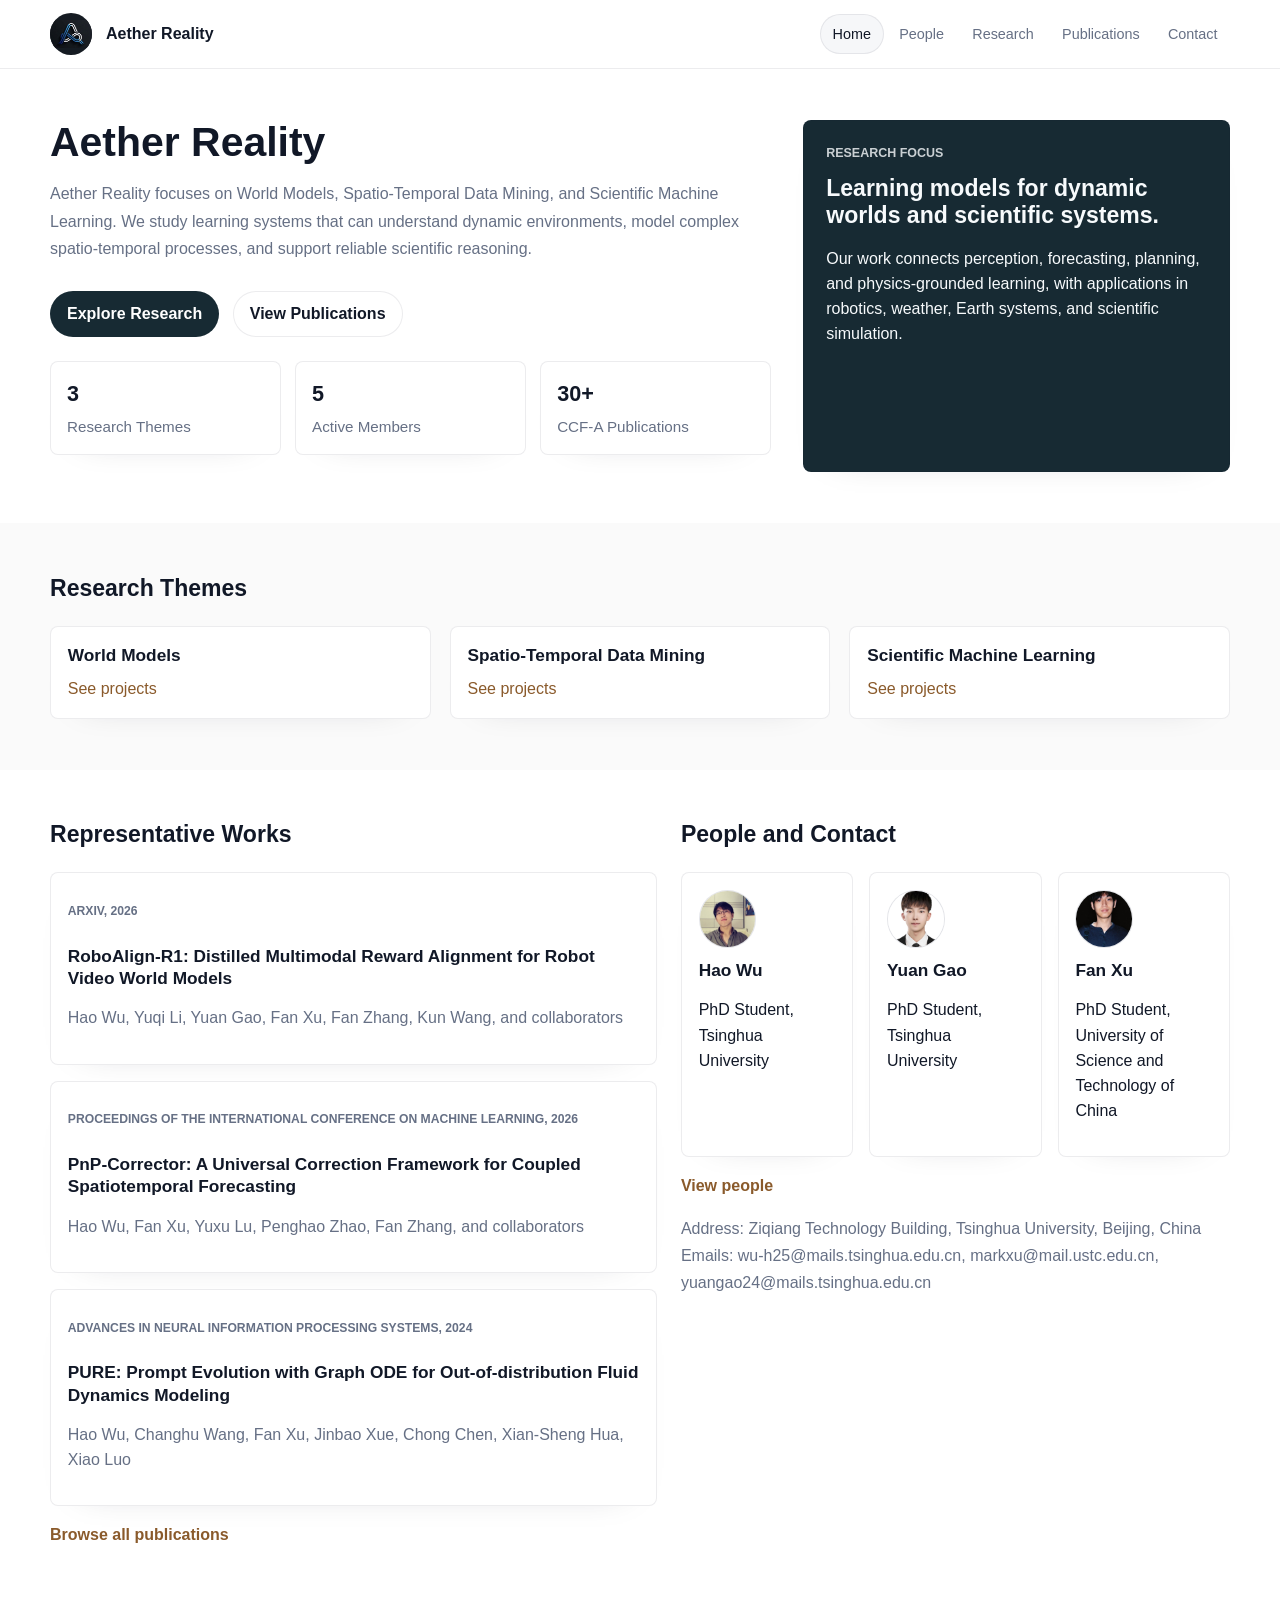
<file: index.html>
<!DOCTYPE html>
<html lang="en">
  <head>
    <meta charset="UTF-8" />
    <meta name="viewport" content="width=device-width, initial-scale=1.0" />
    <title>Aether Reality</title>
    <meta
      name="description"
      content="Aether Reality studies world models, spatio-temporal data mining, and scientific machine learning."
    />
    <link rel="stylesheet" href="assets/styles.css" />
  </head>
  <body>
    <header class="site-header">
      <div class="container nav-shell">
        <a class="brand" href="index.html">
          <img class="brand__logo" src="assets/aether-reality-logo.png" alt="Aether Reality logo" />
          <span class="brand__text">
            <strong>Aether Reality</strong>
          </span>
        </a>
        <nav class="site-nav" aria-label="Primary navigation">
          <a href="index.html" aria-current="page">Home</a>
          <a href="people.html">People</a>
          <a href="research.html">Research</a>
          <a href="publications.html">Publications</a>
          <a href="contact.html">Contact</a>
        </nav>
      </div>
    </header>

    <main>
      <section class="hero">
        <div class="container hero__grid">
          <div class="hero__content">
            <h1>Aether Reality</h1>
            <p class="hero__lead">
              Aether Reality focuses on World Models, Spatio-Temporal Data Mining,
              and Scientific Machine Learning. We study learning systems that can
              understand dynamic environments, model complex spatio-temporal processes,
              and support reliable scientific reasoning.
            </p>
            <div class="hero__actions">
              <a class="button button--primary" href="research.html">Explore Research</a>
              <a class="button button--ghost" href="publications.html">View Publications</a>
            </div>
            <ul class="hero__stats" aria-label="Research highlights">
              <li>
                <strong>3</strong>
                <span>Research Themes</span>
              </li>
              <li>
                <strong>5</strong>
                <span>Active Members</span>
              </li>
              <li>
                <strong>30+</strong>
                <span>CCF-A Publications</span>
              </li>
            </ul>
          </div>

          <aside class="hero__panel">
            <div class="panel-card panel-card--photo">
              <p class="panel-card__label">Research Focus</p>
              <h2>Learning models for dynamic worlds and scientific systems.</h2>
              <p>
                Our work connects perception, forecasting, planning, and physics-grounded
                learning, with applications in robotics, weather, Earth systems, and
                scientific simulation.
              </p>
            </div>
          </aside>
        </div>
      </section>

      <section class="section section--tinted">
        <div class="container">
          <div class="section-heading">
            <h2>Research Themes</h2>
          </div>
          <div class="card-grid card-grid--three">
            <article class="feature-card">
              <h3>World Models</h3>
              <a href="research.html">See projects</a>
            </article>
            <article class="feature-card">
              <h3>Spatio-Temporal Data Mining</h3>
              <a href="research.html">See projects</a>
            </article>
            <article class="feature-card">
              <h3>Scientific Machine Learning</h3>
              <a href="research.html">See projects</a>
            </article>
          </div>
        </div>
      </section>

      <section class="section">
        <div class="container home-split">
          <div>
            <div class="section-heading">
              <h2>Representative Works</h2>
            </div>
            <div class="publication-list">
              <article class="publication-item">
                <p class="publication-item__meta">arXiv, 2026</p>
                <h3>RoboAlign-R1: Distilled Multimodal Reward Alignment for Robot Video World Models</h3>
                <p>Hao Wu, Yuqi Li, Yuan Gao, Fan Xu, Fan Zhang, Kun Wang, and collaborators</p>
              </article>
              <article class="publication-item">
                <p class="publication-item__meta">Proceedings of the International Conference on Machine Learning, 2026</p>
                <h3>PnP-Corrector: A Universal Correction Framework for Coupled Spatiotemporal Forecasting</h3>
                <p>Hao Wu, Fan Xu, Yuxu Lu, Penghao Zhao, Fan Zhang, and collaborators</p>
              </article>
              <article class="publication-item">
                <p class="publication-item__meta">Advances in Neural Information Processing Systems, 2024</p>
                <h3>PURE: Prompt Evolution with Graph ODE for Out-of-distribution Fluid Dynamics Modeling</h3>
                <p>Hao Wu, Changhu Wang, Fan Xu, Jinbao Xue, Chong Chen, Xian-Sheng Hua, Xiao Luo</p>
              </article>
            </div>
            <a class="text-link" href="publications.html">Browse all publications</a>
          </div>

          <div>
            <div class="section-heading">
              <h2>People and Contact</h2>
            </div>
            <div class="mini-team-grid">
              <article class="mini-profile">
                <img class="avatar-photo" src="assets/people/hao-wu.jpg" alt="Hao Wu" />
                <h3>Hao Wu</h3>
                <p>PhD Student, Tsinghua University</p>
              </article>
              <article class="mini-profile">
                <img class="avatar-photo" src="assets/people/yuan-gao.jpg" alt="Yuan Gao" />
                <h3>Yuan Gao</h3>
                <p>PhD Student, Tsinghua University</p>
              </article>
              <article class="mini-profile">
                <img class="avatar-photo" src="assets/people/fan-xu.jpg" alt="Fan Xu" />
                <h3>Fan Xu</h3>
                <p>PhD Student, University of Science and Technology of China</p>
              </article>
            </div>
            <a class="text-link" href="people.html">View people</a>
            <p class="hero__lead">
              Address: Ziqiang Technology Building, Tsinghua University, Beijing, China<br />
              Emails: wu-h25@mails.tsinghua.edu.cn, markxu@mail.ustc.edu.cn,
              yuangao24@mails.tsinghua.edu.cn
            </p>
          </div>
        </div>
      </section>
    </main>
  </body>
</html>
</file>
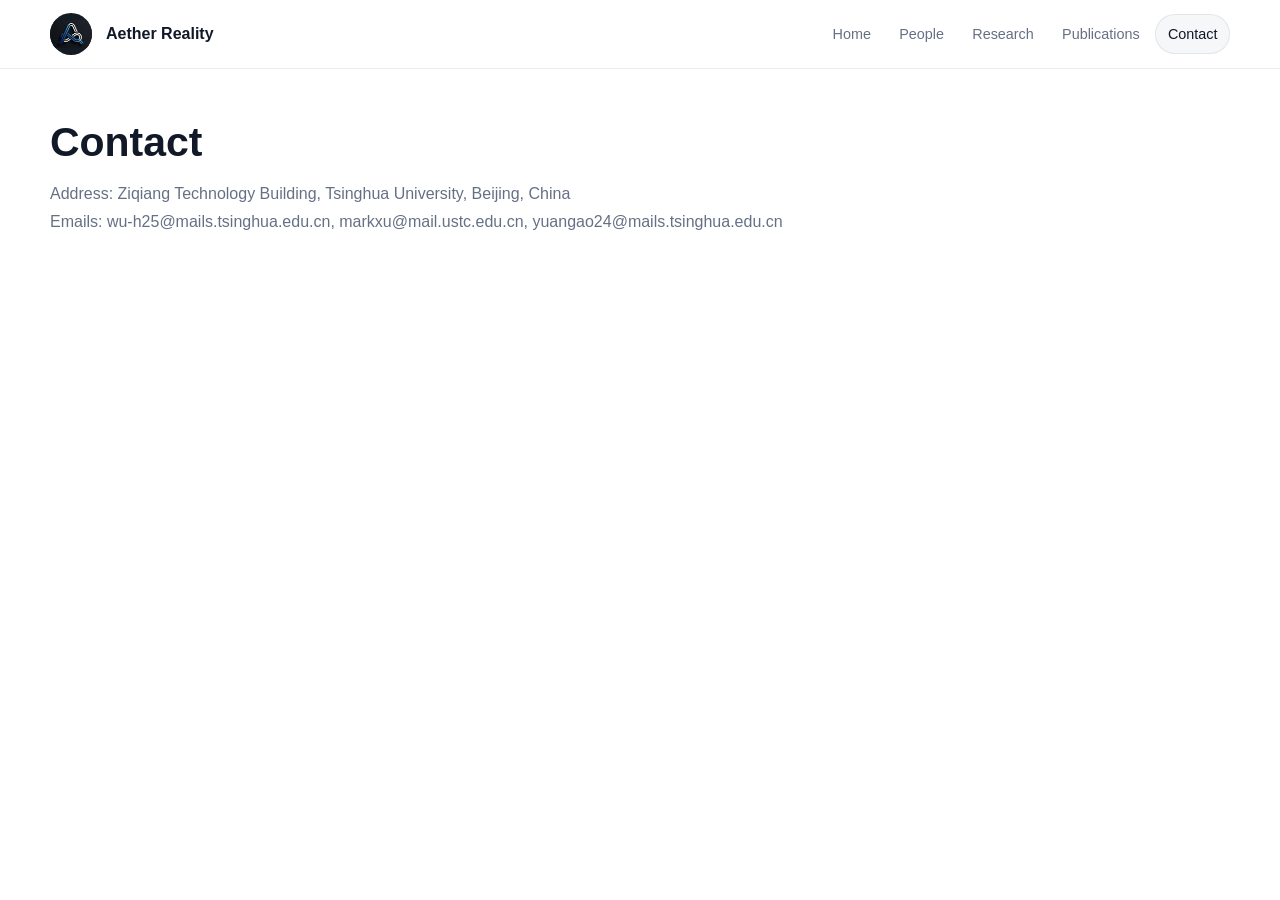
<file: contact.html>
<!DOCTYPE html>
<html lang="en">
  <head>
    <meta charset="UTF-8" />
    <meta name="viewport" content="width=device-width, initial-scale=1.0" />
    <title>Contact | Atlas Intelligence Lab</title>
    <link rel="stylesheet" href="assets/styles.css" />
  </head>
  <body>
    <header class="site-header">
      <div class="container nav-shell">
        <a class="brand" href="index.html">
          <img class="brand__logo" src="assets/aether-reality-logo.png" alt="Aether Reality logo" />
          <span class="brand__text">
            <strong>Aether Reality</strong>
          </span>
        </a>
        <nav class="site-nav" aria-label="Primary navigation">
          <a href="index.html">Home</a>
          <a href="people.html">People</a>
          <a href="research.html">Research</a>
          <a href="publications.html">Publications</a>
          <a href="contact.html" aria-current="page">Contact</a>
        </nav>
      </div>
    </header>

    <main class="subpage-main">
      <section class="page-hero">
        <div class="container">
          <h1>Contact</h1>
          <p class="page-hero__lead">
            Address: Ziqiang Technology Building, Tsinghua University, Beijing, China<br />
            Emails: wu-h25@mails.tsinghua.edu.cn, markxu@mail.ustc.edu.cn,
            yuangao24@mails.tsinghua.edu.cn
          </p>
        </div>
      </section>
    </main>
  </body>
</html>
</file>
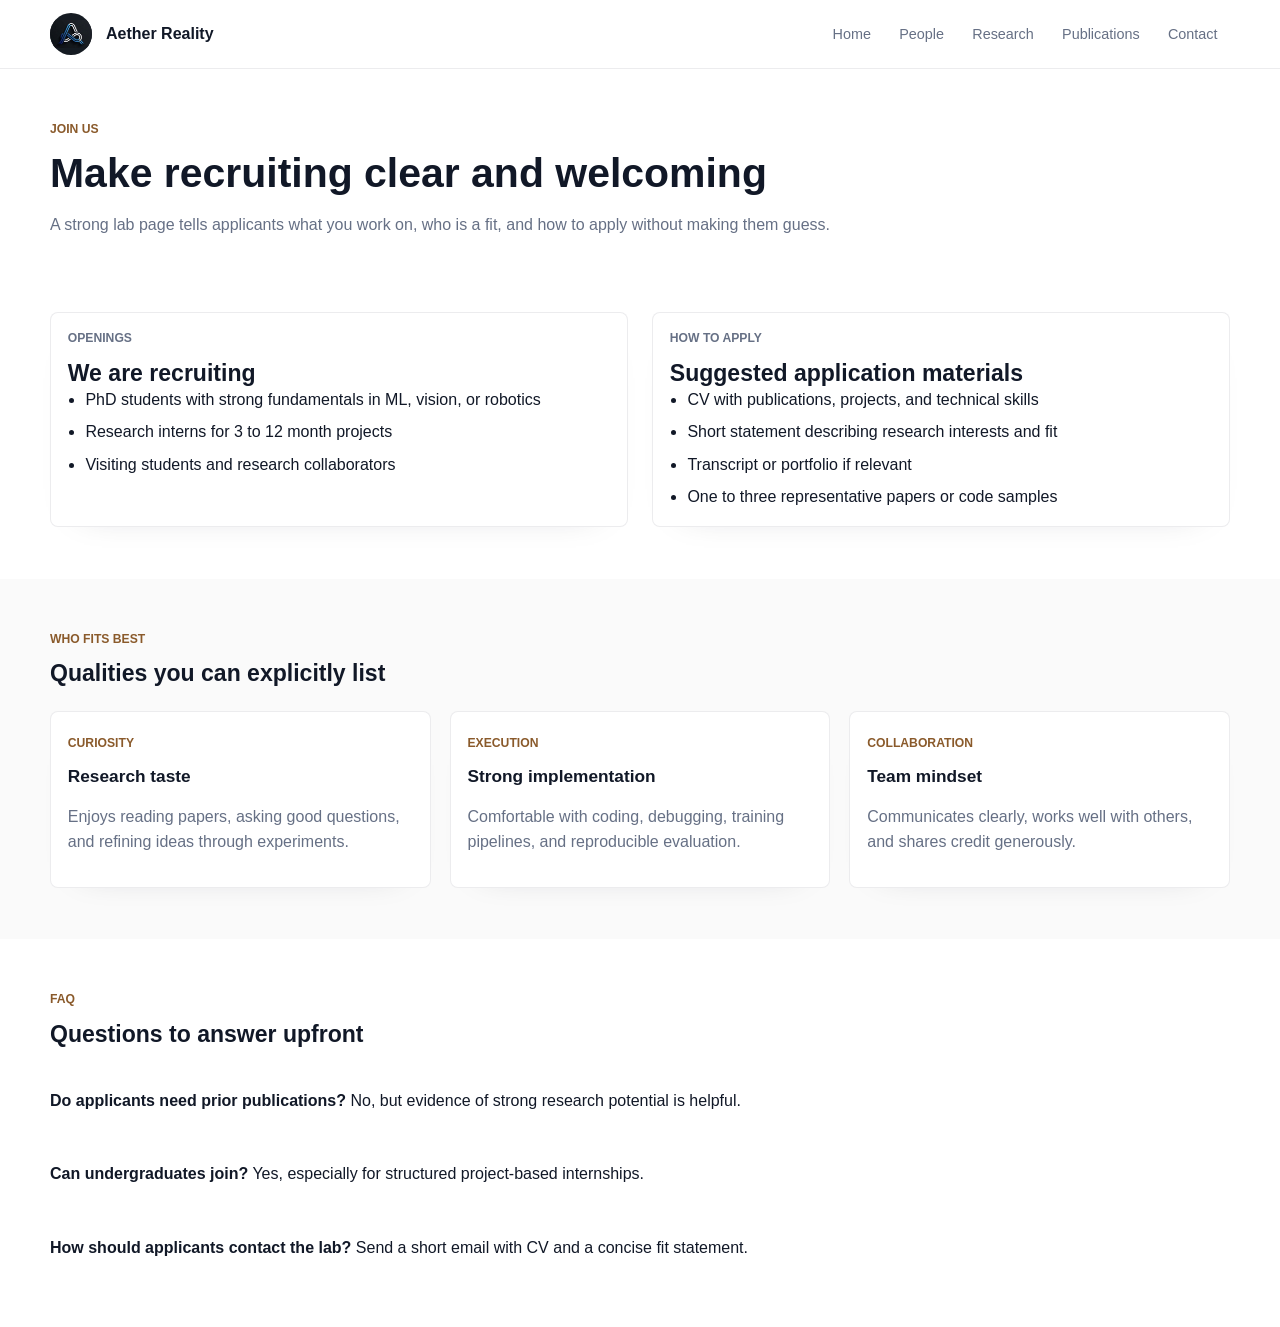
<file: join.html>
<!DOCTYPE html>
<html lang="en">
  <head>
    <meta charset="UTF-8" />
    <meta name="viewport" content="width=device-width, initial-scale=1.0" />
    <title>Join Us | Atlas Intelligence Lab</title>
    <link rel="stylesheet" href="assets/styles.css" />
  </head>
  <body>
    <header class="site-header">
      <div class="container nav-shell">
        <a class="brand" href="index.html">
          <img class="brand__logo" src="assets/aether-reality-logo.png" alt="Aether Reality logo" />
          <span class="brand__text">
            <strong>Aether Reality</strong>
          </span>
        </a>
        <nav class="site-nav" aria-label="Primary navigation">
          <a href="index.html">Home</a>
          <a href="people.html">People</a>
          <a href="research.html">Research</a>
          <a href="publications.html">Publications</a>
          <a href="contact.html">Contact</a>
        </nav>
      </div>
    </header>

    <main class="subpage-main">
      <section class="page-hero">
        <div class="container">
          <p class="eyebrow">Join Us</p>
          <h1>Make recruiting clear and welcoming</h1>
          <p class="page-hero__lead">
            A strong lab page tells applicants what you work on, who is a fit, and how to
            apply without making them guess.
          </p>
        </div>
      </section>

      <section class="section">
        <div class="container callout-grid">
          <article class="info-card">
            <p class="eyebrow">Openings</p>
            <h2>We are recruiting</h2>
            <ul class="compact-list">
              <li>PhD students with strong fundamentals in ML, vision, or robotics</li>
              <li>Research interns for 3 to 12 month projects</li>
              <li>Visiting students and research collaborators</li>
            </ul>
          </article>

          <article class="info-card">
            <p class="eyebrow">How to Apply</p>
            <h2>Suggested application materials</h2>
            <ul class="compact-list">
              <li>CV with publications, projects, and technical skills</li>
              <li>Short statement describing research interests and fit</li>
              <li>Transcript or portfolio if relevant</li>
              <li>One to three representative papers or code samples</li>
            </ul>
          </article>
        </div>
      </section>

      <section class="section section--tinted">
        <div class="container">
          <div class="section-heading">
            <p class="eyebrow">Who Fits Best</p>
            <h2>Qualities you can explicitly list</h2>
          </div>
          <div class="card-grid card-grid--three">
            <article class="feature-card">
              <span class="feature-card__tag">Curiosity</span>
              <h3>Research taste</h3>
              <p>Enjoys reading papers, asking good questions, and refining ideas through experiments.</p>
            </article>
            <article class="feature-card">
              <span class="feature-card__tag">Execution</span>
              <h3>Strong implementation</h3>
              <p>Comfortable with coding, debugging, training pipelines, and reproducible evaluation.</p>
            </article>
            <article class="feature-card">
              <span class="feature-card__tag">Collaboration</span>
              <h3>Team mindset</h3>
              <p>Communicates clearly, works well with others, and shares credit generously.</p>
            </article>
          </div>
        </div>
      </section>

      <section class="section">
        <div class="container">
          <div class="section-heading">
            <p class="eyebrow">FAQ</p>
            <h2>Questions to answer upfront</h2>
          </div>
          <div class="simple-list">
            <p><strong>Do applicants need prior publications?</strong> No, but evidence of strong research potential is helpful.</p>
            <p><strong>Can undergraduates join?</strong> Yes, especially for structured project-based internships.</p>
            <p><strong>How should applicants contact the lab?</strong> Send a short email with CV and a concise fit statement.</p>
          </div>
        </div>
      </section>
    </main>
  </body>
</html>
</file>
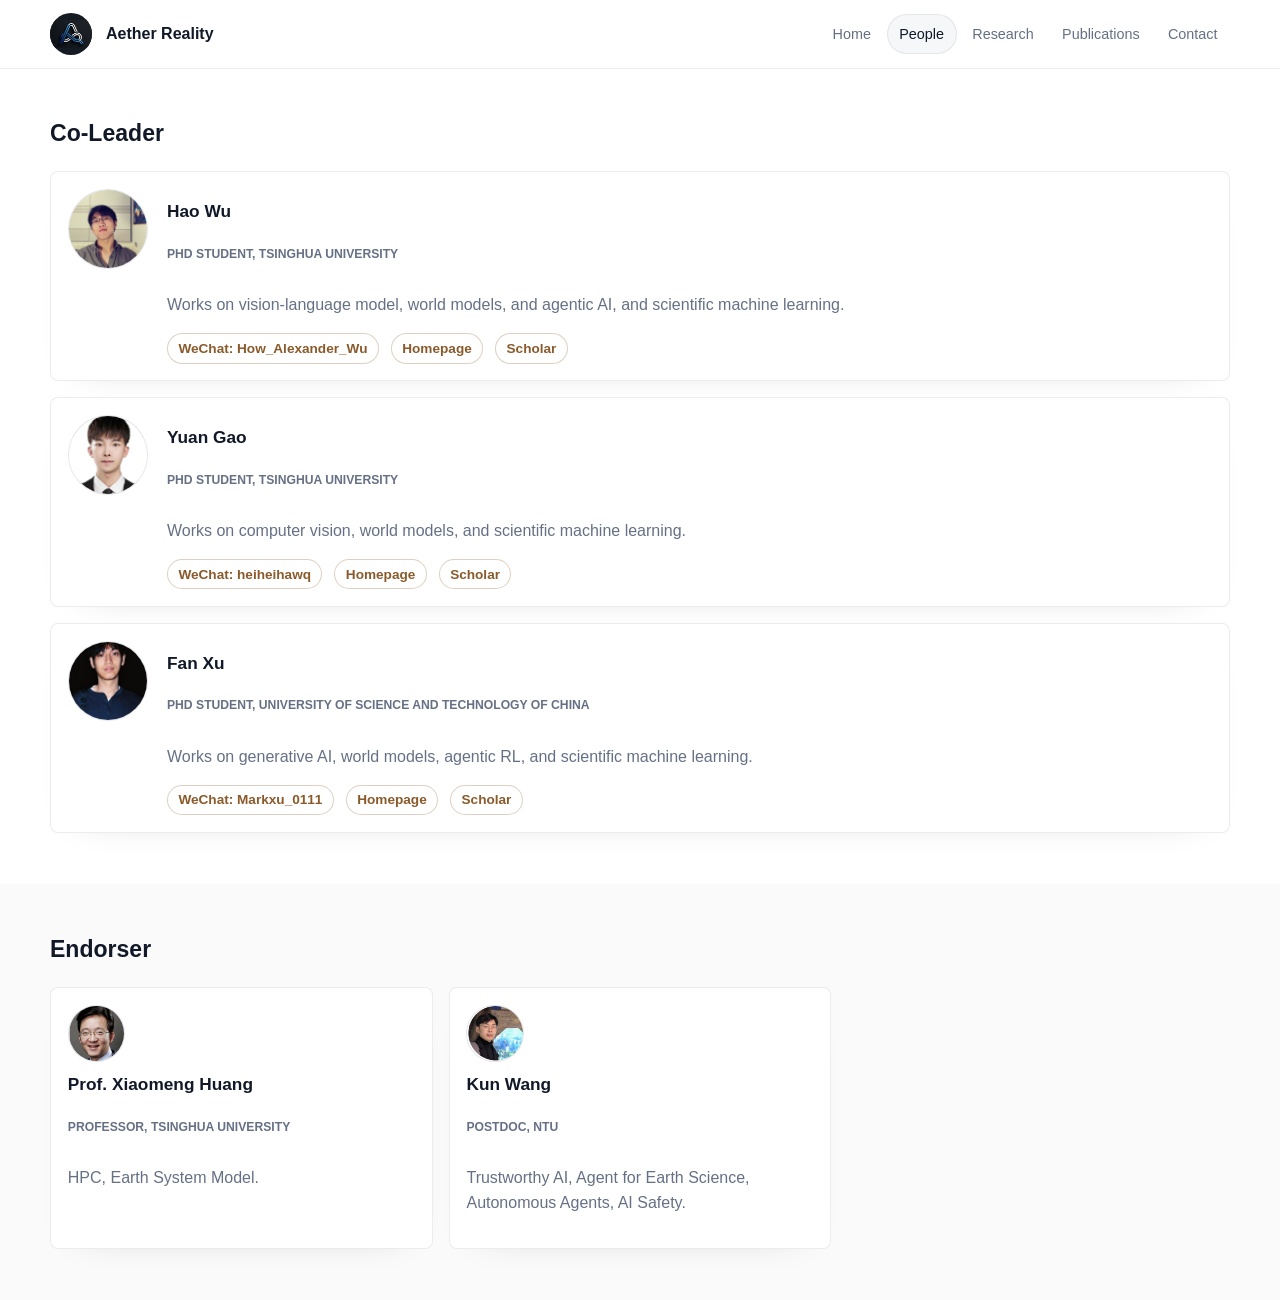
<file: people.html>
<!DOCTYPE html>
<html lang="en">
  <head>
    <meta charset="UTF-8" />
    <meta name="viewport" content="width=device-width, initial-scale=1.0" />
    <title>People | Atlas Intelligence Lab</title>
    <link rel="stylesheet" href="assets/styles.css" />
  </head>
  <body>
    <header class="site-header">
      <div class="container nav-shell">
        <a class="brand" href="index.html">
          <img class="brand__logo" src="assets/aether-reality-logo.png" alt="Aether Reality logo" />
          <span class="brand__text">
            <strong>Aether Reality</strong>
          </span>
        </a>
        <nav class="site-nav" aria-label="Primary navigation">
          <a href="index.html">Home</a>
          <a href="people.html" aria-current="page">People</a>
          <a href="research.html">Research</a>
          <a href="publications.html">Publications</a>
          <a href="contact.html">Contact</a>
        </nav>
      </div>
    </header>

    <main class="subpage-main">
      <section class="section">
        <div class="container">
          <div class="section-heading">
            <h2>Co-Leader</h2>
          </div>
          <div class="people-grid people-grid--lead">
            <article class="person-card person-card--lead">
              <img class="avatar-photo avatar-photo--large" src="assets/people/hao-wu.jpg" alt="Hao Wu" />
              <div>
                <h3>Hao Wu</h3>
                <p class="person-card__role">PhD Student, Tsinghua University</p>
                <p>
                  Works on vision-language model, world models, and agentic AI, and scientific machine learning.
                </p>
                <div class="person-card__links">
                  <span class="placeholder-link">WeChat: How_Alexander_Wu</span>
                  <a class="placeholder-link" href="https://alexander-wu.github.io/">Homepage</a>
                  <a
                    class="placeholder-link"
                    href="https://scholar.google.com/citations?user=HdXMhfcAAAAJ&amp;hl=zh-CN"
                  >Scholar</a>
                </div>
              </div>
            </article>
            <article class="person-card person-card--lead">
              <img class="avatar-photo avatar-photo--large" src="assets/people/yuan-gao.jpg" alt="Yuan Gao" />
              <div>
                <h3>Yuan Gao</h3>
                <p class="person-card__role">PhD Student, Tsinghua University</p>
                <p>
                  Works on computer vision, world models, and scientific machine learning.
                </p>
                <div class="person-card__links">
                  <span class="placeholder-link">WeChat: heiheihawq</span>
                  <a class="placeholder-link" href="https://yuangao-yg.github.io/">Homepage</a>
                  <a
                    class="placeholder-link"
                    href="https://scholar.google.com/citations?user=4JpRnU4AAAAJ&hl=zh-CN"
                  >Scholar</a>
                </div>
              </div>
            </article>
            <article class="person-card person-card--lead">
              <img class="avatar-photo avatar-photo--large" src="assets/people/fan-xu.jpg" alt="Fan Xu" />
              <div>
                <h3>Fan Xu</h3>
                <p class="person-card__role">PhD Student, University of Science and Technology of China</p>
                <p>
                  Works on generative AI, world models, agentic RL, and scientific machine learning.
                </p>
                <div class="person-card__links">
                  <span class="placeholder-link">WeChat: Markxu_0111</span>
                  <a class="placeholder-link" href="https://sunxkissed.github.io/">Homepage</a>
                  <a
                    class="placeholder-link"
                    href="https://scholar.google.com/citations?user=qfMSkBgAAAAJ&hl=zh-CN"
                  >Scholar</a>
                </div>
              </div>
            </article>
          </div>
        </div>
      </section>
    
      <section class="section section--tinted">
        <div class="container">
          <div class="section-heading">
            <h2>Endorser</h2>
          </div>
          <div class="people-grid">
            <article class="person-card">
              <img class="avatar-photo" src="assets/people/xiaomeng-huang.jpg" alt="Xiaomeng Huang" />
              <h3>Prof. Xiaomeng Huang</h3>
              <p class="person-card__role">Professor, Tsinghua University</p>
              <p>HPC, Earth System Model.</p>
            </article>
            <article class="person-card">
              <img class="avatar-photo" src="assets/people/kun-wang.jpg" alt="Kun Wang" />
              <h3>Kun Wang</h3>
              <p class="person-card__role">Postdoc, NTU</p>
              <p>Trustworthy AI, Agent for Earth Science, Autonomous Agents, AI Safety.</p>
            </article>
          </div>
        </div>
      </section>
    </main>
  </body>
</html>
</file>
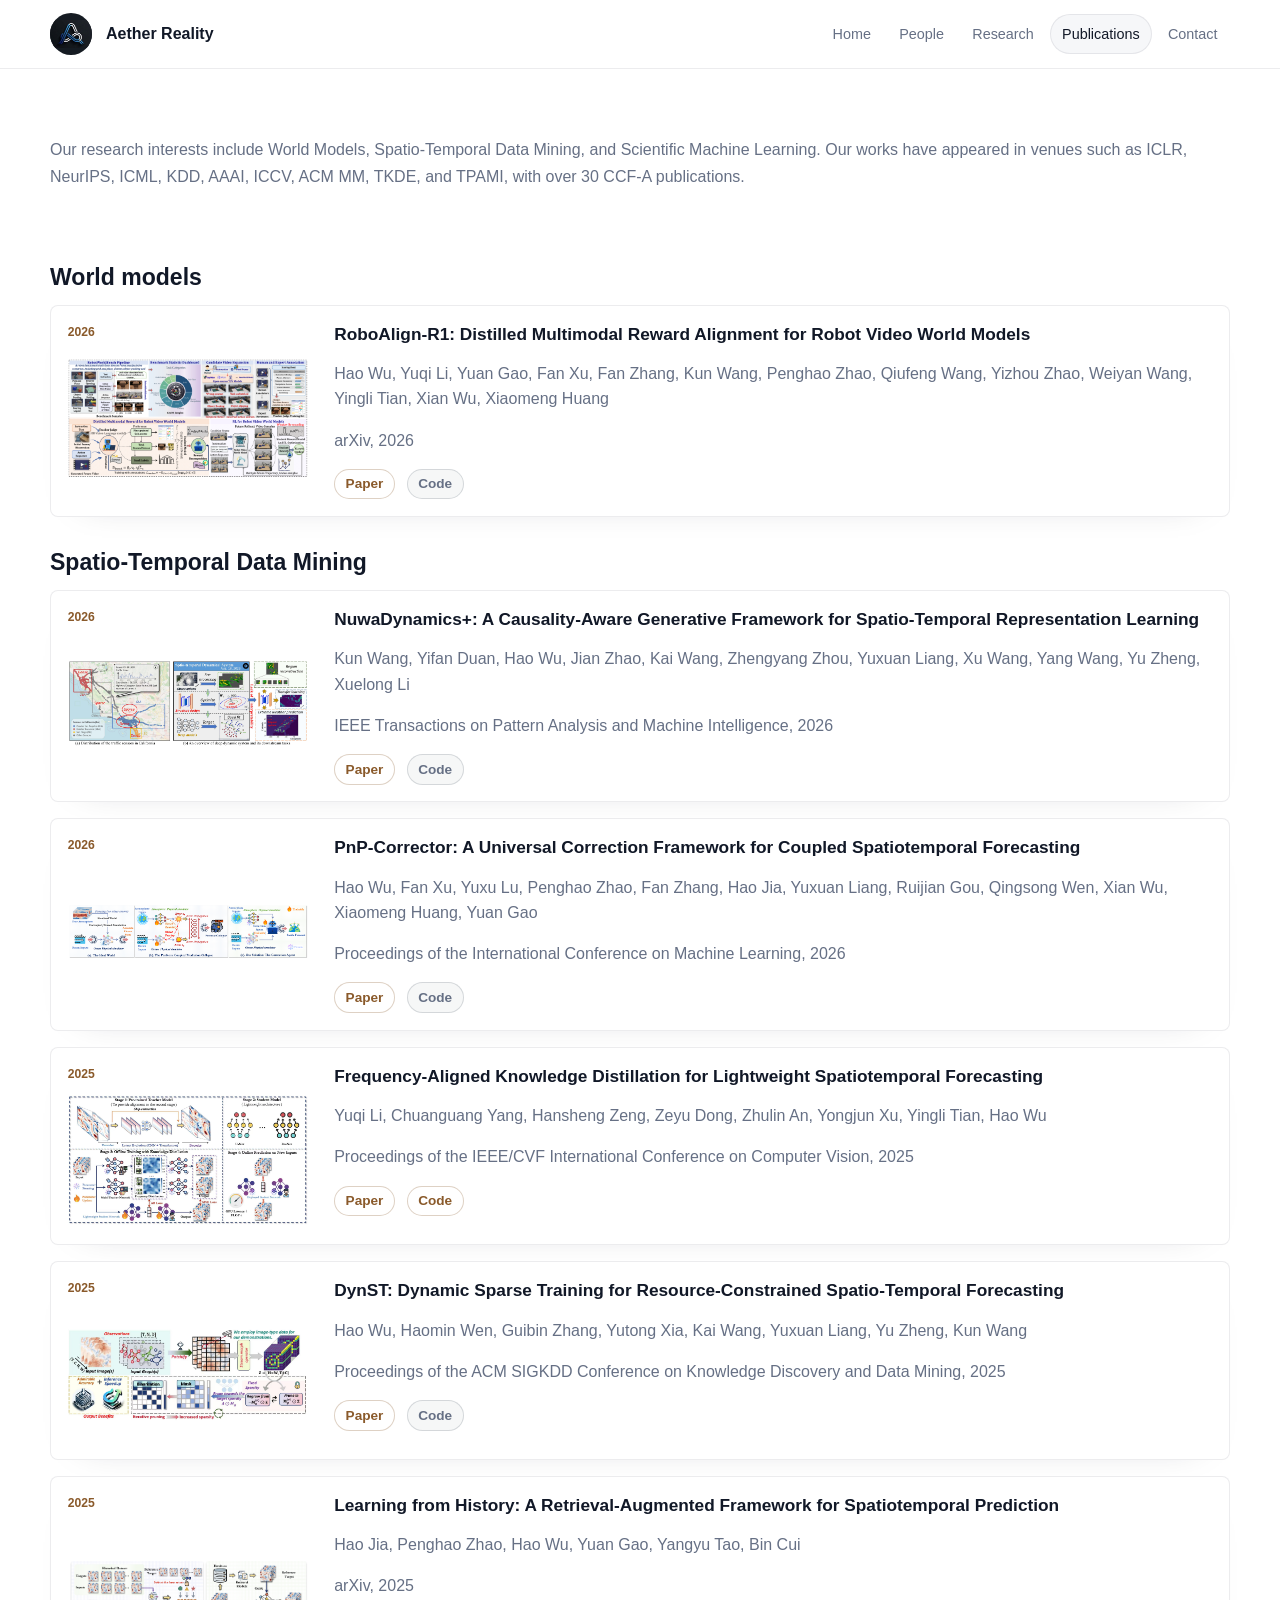
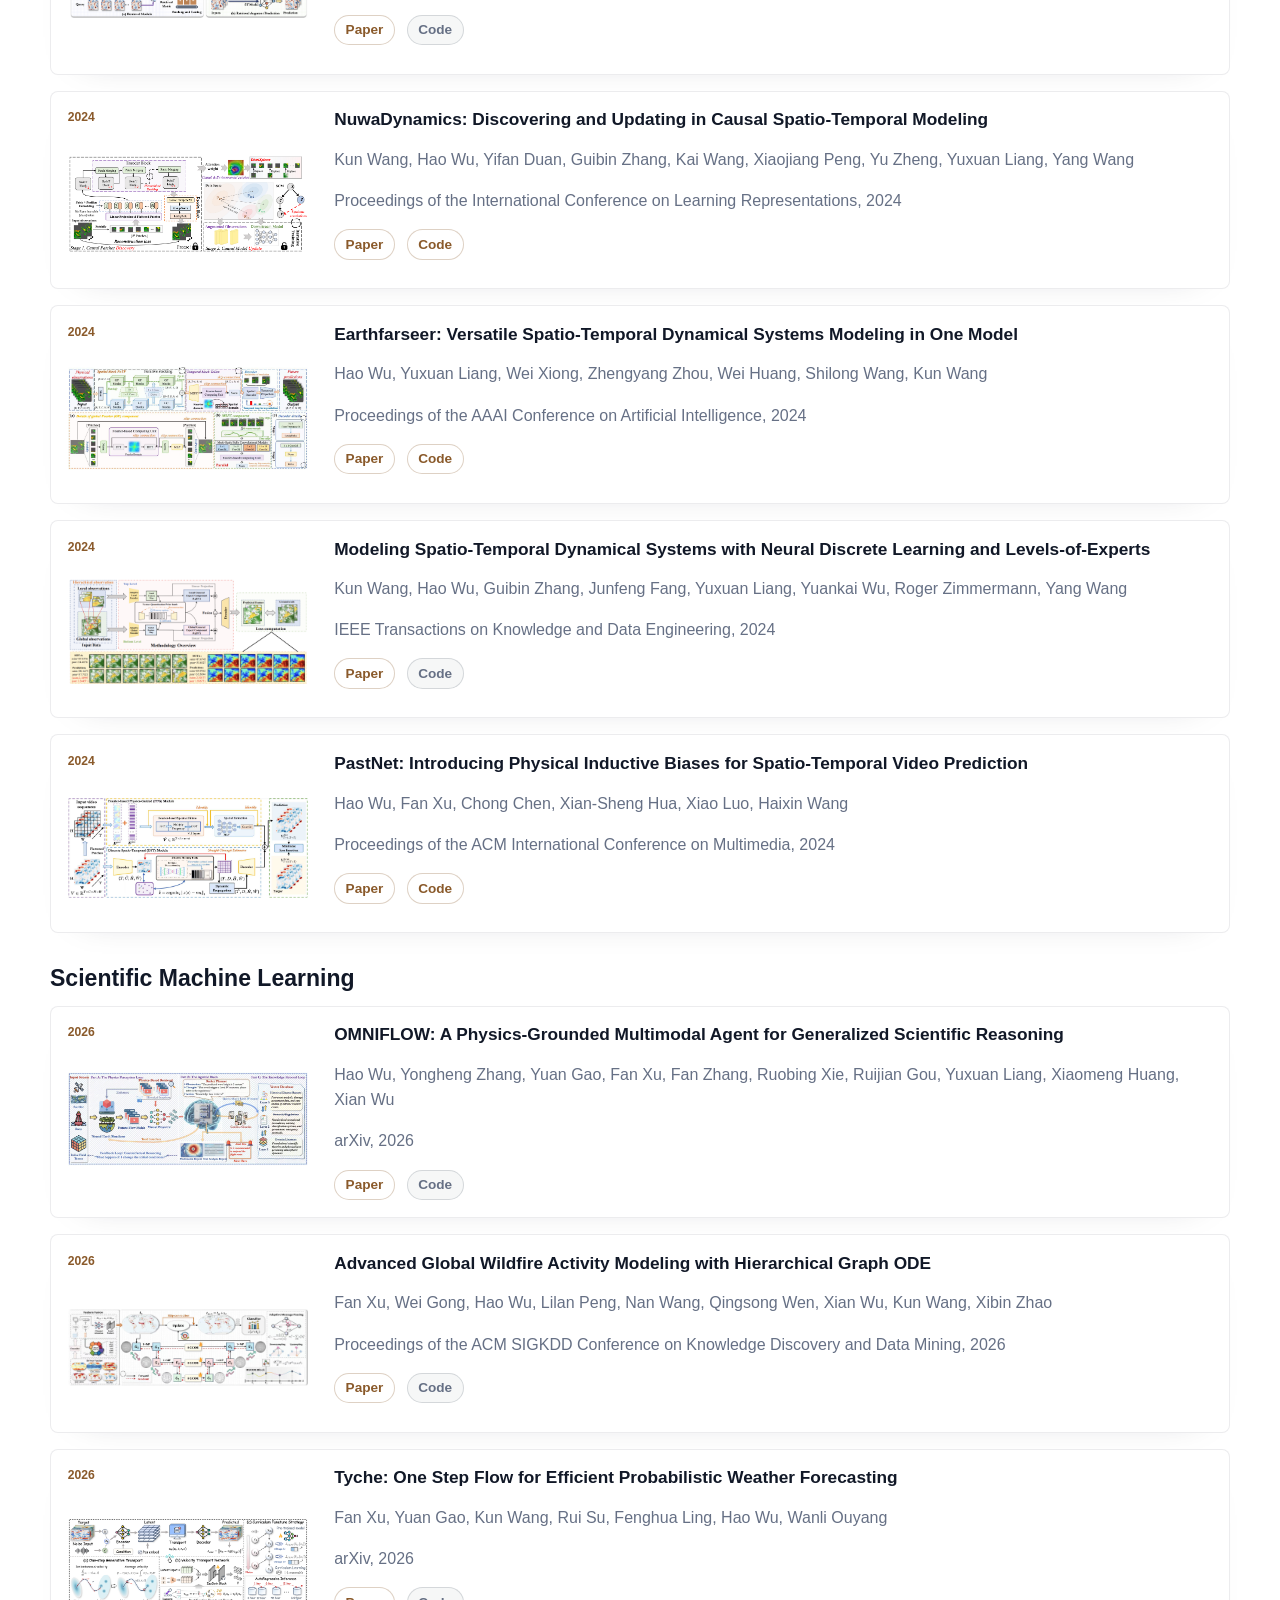
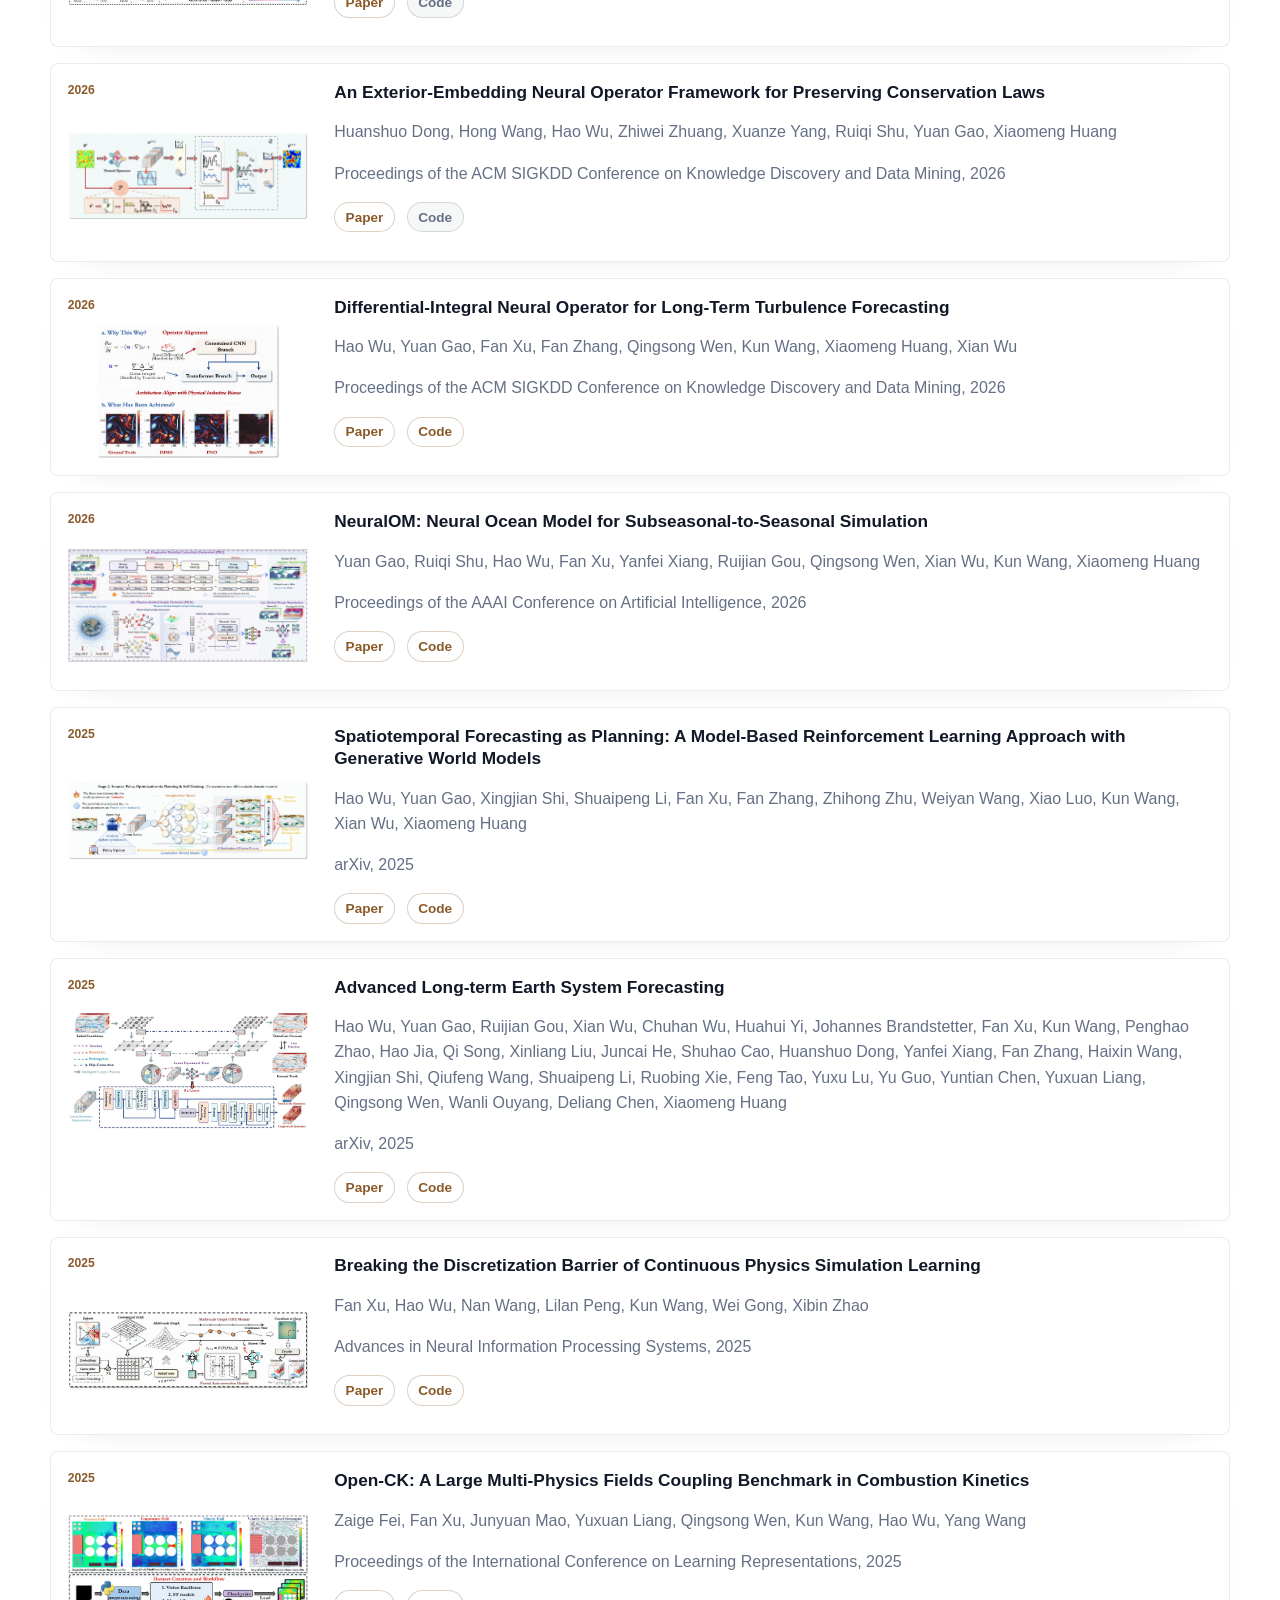
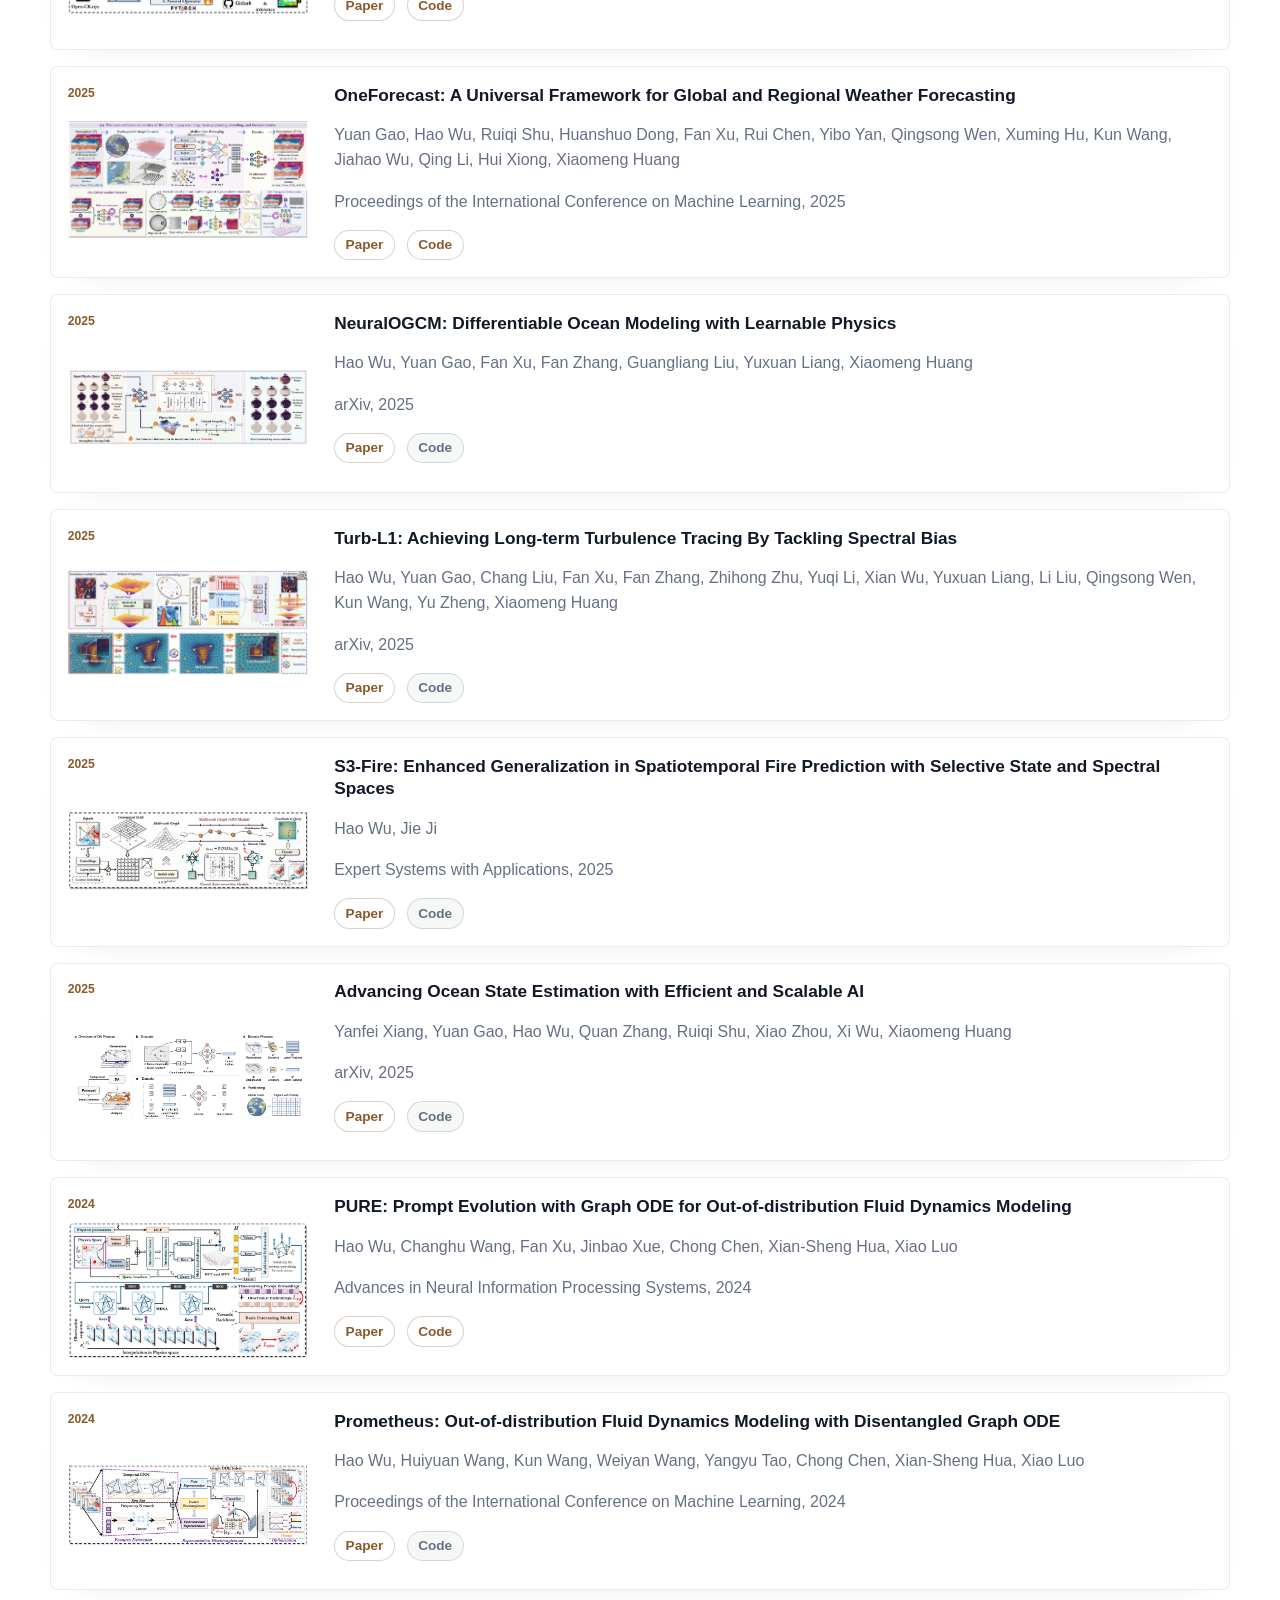
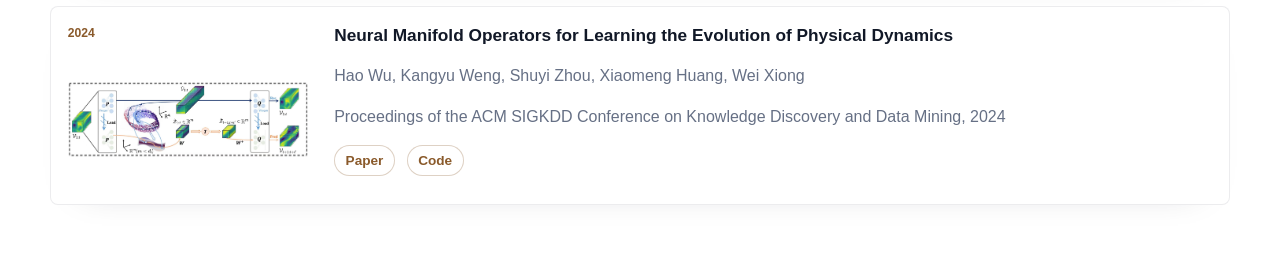
<file: publications.html>
<!DOCTYPE html>
<html lang="en">
  <head>
    <meta charset="UTF-8" />
    <meta name="viewport" content="width=device-width, initial-scale=1.0" />
    <title>Publications | Atlas Intelligence Lab</title>
    <link rel="stylesheet" href="assets/styles.css" />
  </head>
  <body>
    <header class="site-header">
      <div class="container nav-shell">
        <a class="brand" href="index.html">
          <img class="brand__logo" src="assets/aether-reality-logo.png" alt="Aether Reality logo" />
          <span class="brand__text">
            <strong>Aether Reality</strong>
          </span>
        </a>
        <nav class="site-nav" aria-label="Primary navigation">
          <a href="index.html">Home</a>
          <a href="people.html">People</a>
          <a href="research.html">Research</a>
          <a href="publications.html" aria-current="page">Publications</a>
          <a href="contact.html">Contact</a>
        </nav>
      </div>
    </header>

    <main class="subpage-main publications-page">
      <section class="page-hero">
        <div class="container">
          <p class="page-hero__lead">
            Our research interests include World Models, Spatio-Temporal Data
            Mining, and Scientific Machine Learning. Our works have appeared in
            venues such as ICLR, NeurIPS, ICML, KDD, AAAI, ICCV, ACM MM, TKDE,
            and TPAMI, with over 30 CCF-A publications.
          </p>
        </div>
      </section>

      <section class="section">
        <div class="container">
          <div class="year-block">
            <h2>World models</h2>
            <div class="publication-list">
            <article class="publication-row">
              <div class="publication-row__media">
                <div class="publication-row__year">2026</div>
                <div class="publication-thumb">
                  <img src="assets/publications/roboalign-r1-distilled-multimodal-reward-alignment-for-robot-video-world.png" alt="RoboAlign-R1: Distilled Multimodal Reward Alignment for Robot Video World Models figure placeholder" />
                </div>
              </div>
              <div>
                <h3>RoboAlign-R1: Distilled Multimodal Reward Alignment for Robot Video World Models</h3>
                <p>Hao Wu, Yuqi Li, Yuan Gao, Fan Xu, Fan Zhang, Kun Wang, Penghao Zhao, Qiufeng Wang, Yizhou Zhao, Weiyan Wang, Yingli Tian, Xian Wu, Xiaomeng Huang</p>
                <p>arXiv, 2026</p>
                <div class="publication-item__links">
                  <a class="placeholder-link" href="https://arxiv.org/abs/2605.03821" target="_blank" rel="noopener">Paper</a>
                  <span class="placeholder-link placeholder-link--disabled">Code</span>
                </div>
              </div>
            </article>
            </div>
          </div>

          <div class="year-block">
            <h2>Spatio-Temporal Data Mining</h2>
            <div class="publication-list">
            <article class="publication-row">
              <div class="publication-row__media">
                <div class="publication-row__year">2026</div>
                <div class="publication-thumb">
                  <img src="assets/publications/nuwadynamics-a-causality-aware-generative-framework-for-spatio-temporal.png" alt="NuwaDynamics+: A Causality-Aware Generative Framework for Spatio-Temporal Representation Learning figure placeholder" />
                </div>
              </div>
              <div>
                <h3>NuwaDynamics+: A Causality-Aware Generative Framework for Spatio-Temporal Representation Learning</h3>
                <p>Kun Wang, Yifan Duan, Hao Wu, Jian Zhao, Kai Wang, Zhengyang Zhou, Yuxuan Liang, Xu Wang, Yang Wang, Yu Zheng, Xuelong Li</p>
                <p>IEEE Transactions on Pattern Analysis and Machine Intelligence, 2026</p>
                <div class="publication-item__links">
                  <a class="placeholder-link" href="https://ieeexplore.ieee.org/abstract/document/11342292/" target="_blank" rel="noopener">Paper</a>
                  <span class="placeholder-link placeholder-link--disabled">Code</span>
                </div>
              </div>
            </article>
            <article class="publication-row">
              <div class="publication-row__media">
                <div class="publication-row__year">2026</div>
                <div class="publication-thumb">
                  <img src="assets/publications/pnp-corrector-a-universal-correction-framework-for-coupled-spatiotempora.png" alt="PnP-Corrector: A Universal Correction Framework for Coupled Spatiotemporal Forecasting figure placeholder" />
                </div>
              </div>
              <div>
                <h3>PnP-Corrector: A Universal Correction Framework for Coupled Spatiotemporal Forecasting</h3>
                <p>Hao Wu, Fan Xu, Yuxu Lu, Penghao Zhao, Fan Zhang, Hao Jia, Yuxuan Liang, Ruijian Gou, Qingsong Wen, Xian Wu, Xiaomeng Huang, Yuan Gao</p>
                <p>Proceedings of the International Conference on Machine Learning, 2026</p>
                <div class="publication-item__links">
                  <a class="placeholder-link" href="https://arxiv.org/abs/2605.08935" target="_blank" rel="noopener">Paper</a>
                  <span class="placeholder-link placeholder-link--disabled">Code</span>
                </div>
              </div>
            </article>
            <article class="publication-row">
              <div class="publication-row__media">
                <div class="publication-row__year">2025</div>
                <div class="publication-thumb">
                  <img src="assets/publications/frequency-aligned-knowledge-distillation-for-lightweight-spatiotemporal-forecasting.png" alt="Frequency-Aligned Knowledge Distillation for Lightweight Spatiotemporal Forecasting figure placeholder" />
                </div>
              </div>
              <div>
                <h3>Frequency-Aligned Knowledge Distillation for Lightweight Spatiotemporal Forecasting</h3>
                <p>Yuqi Li, Chuanguang Yang, Hansheng Zeng, Zeyu Dong, Zhulin An, Yongjun Xu, Yingli Tian, Hao Wu</p>
                <p>Proceedings of the IEEE/CVF International Conference on Computer Vision, 2025</p>
                <div class="publication-item__links">
                  <a class="placeholder-link" href="https://openaccess.thecvf.com/content/ICCV2025/html/Li_Frequency-Aligned_Knowledge_Distillation_for_Lightweight_Spatiotemporal_Forecasting_ICCV_2025_paper.html" target="_blank" rel="noopener">Paper</a>
                  <a class="placeholder-link" href="https://github.com/itsnotacie/SDKD" target="_blank" rel="noopener">Code</a>
                </div>
              </div>
            </article>
            <article class="publication-row">
              <div class="publication-row__media">
                <div class="publication-row__year">2025</div>
                <div class="publication-thumb">
                  <img src="assets/publications/dynst.png" alt="DynST: Dynamic Sparse Training for Resource-Constrained Spatio-Temporal Forecasting figure placeholder" />
                </div>
              </div>
              <div>
                <h3>DynST: Dynamic Sparse Training for Resource-Constrained Spatio-Temporal Forecasting</h3>
                <p>Hao Wu, Haomin Wen, Guibin Zhang, Yutong Xia, Kai Wang, Yuxuan Liang, Yu Zheng, Kun Wang</p>
                <p>Proceedings of the ACM SIGKDD Conference on Knowledge Discovery and Data Mining, 2025</p>
                <div class="publication-item__links">
                  <a class="placeholder-link" href="https://dl.acm.org/doi/abs/10.1145/3690624.3709391" target="_blank" rel="noopener">Paper</a>
                  <span class="placeholder-link placeholder-link--disabled">Code</span>
                </div>
              </div>
            </article>
            <article class="publication-row">
              <div class="publication-row__media">
                <div class="publication-row__year">2025</div>
                <div class="publication-thumb">
                  <img src="assets/publications/learning-from-history-a-retrieval-augmented-framework-for-spatiotemporal.png" alt="Learning from History: A Retrieval-Augmented Framework for Spatiotemporal Prediction figure placeholder" />
                </div>
              </div>
              <div>
                <h3>Learning from History: A Retrieval-Augmented Framework for Spatiotemporal Prediction</h3>
                <p>Hao Jia, Penghao Zhao, Hao Wu, Yuan Gao, Yangyu Tao, Bin Cui</p>
                <p>arXiv, 2025</p>
                <div class="publication-item__links">
                  <a class="placeholder-link" href="https://arxiv.org/abs/2510.24049" target="_blank" rel="noopener">Paper</a>
                  <span class="placeholder-link placeholder-link--disabled">Code</span>
                </div>
              </div>
            </article>
            <article class="publication-row">
              <div class="publication-row__media">
                <div class="publication-row__year">2024</div>
                <div class="publication-thumb">
                  <img src="assets/publications/nuwadynamics-discovering-and-updating-in-causal-spatio-temporal-modeling.png" alt="NuwaDynamics: Discovering and Updating in Causal Spatio-Temporal Modeling figure placeholder" />
                </div>
              </div>
              <div>
                <h3>NuwaDynamics: Discovering and Updating in Causal Spatio-Temporal Modeling</h3>
                <p>Kun Wang, Hao Wu, Yifan Duan, Guibin Zhang, Kai Wang, Xiaojiang Peng, Yu Zheng, Yuxuan Liang, Yang Wang</p>
                <p>Proceedings of the International Conference on Learning Representations, 2024</p>
                <div class="publication-item__links">
                  <a class="placeholder-link" href="https://proceedings.iclr.cc/paper_files/paper/2024/hash/5452ad8ee6ea6e7dc41db1cbd31ba0b8-Abstract-Conference.html" target="_blank" rel="noopener">Paper</a>
                  <a class="placeholder-link" href="https://github.com/easylearningscores/NuwaDynamics" target="_blank" rel="noopener">Code</a>
                </div>
              </div>
            </article>
            <article class="publication-row">
              <div class="publication-row__media">
                <div class="publication-row__year">2024</div>
                <div class="publication-thumb">
                  <img src="assets/publications/earthfarseer-versatile-spatio-temporal-dynamical-systems-modeling-in-one.png" alt="Earthfarseer: Versatile Spatio-Temporal Dynamical Systems Modeling in One Model figure placeholder" />
                </div>
              </div>
              <div>
                <h3>Earthfarseer: Versatile Spatio-Temporal Dynamical Systems Modeling in One Model</h3>
                <p>Hao Wu, Yuxuan Liang, Wei Xiong, Zhengyang Zhou, Wei Huang, Shilong Wang, Kun Wang</p>
                <p>Proceedings of the AAAI Conference on Artificial Intelligence, 2024</p>
                <div class="publication-item__links">
                  <a class="placeholder-link" href="https://ojs.aaai.org/index.php/AAAI/article/view/29521" target="_blank" rel="noopener">Paper</a>
                  <a class="placeholder-link" href="https://github.com/easylearningscores/EarthFarseer" target="_blank" rel="noopener">Code</a>
                </div>
              </div>
            </article>
            <article class="publication-row">
              <div class="publication-row__media">
                <div class="publication-row__year">2024</div>
                <div class="publication-thumb">
                  <img src="assets/publications/modeling-spatio-temporal-dynamical-systems-with-neural-discrete-learning.png" alt="Modeling Spatio-Temporal Dynamical Systems with Neural Discrete Learning and Levels-of-Experts figure placeholder" />
                </div>
              </div>
              <div>
                <h3>Modeling Spatio-Temporal Dynamical Systems with Neural Discrete Learning and Levels-of-Experts</h3>
                <p>Kun Wang, Hao Wu, Guibin Zhang, Junfeng Fang, Yuxuan Liang, Yuankai Wu, Roger Zimmermann, Yang Wang</p>
                <p>IEEE Transactions on Knowledge and Data Engineering, 2024</p>
                <div class="publication-item__links">
                  <a class="placeholder-link" href="https://ieeexplore.ieee.org/abstract/document/10428110/" target="_blank" rel="noopener">Paper</a>
                  <span class="placeholder-link placeholder-link--disabled">Code</span>
                </div>
              </div>
            </article>
            <article class="publication-row">
              <div class="publication-row__media">
                <div class="publication-row__year">2024</div>
                <div class="publication-thumb">
                  <img src="assets/publications/pastnet-introducing-physical-inductive-biases-for-spatio-temporal-video.png" alt="PastNet: Introducing Physical Inductive Biases for Spatio-Temporal Video Prediction figure placeholder" />
                </div>
              </div>
              <div>
                <h3>PastNet: Introducing Physical Inductive Biases for Spatio-Temporal Video Prediction</h3>
                <p>Hao Wu, Fan Xu, Chong Chen, Xian-Sheng Hua, Xiao Luo, Haixin Wang</p>
                <p>Proceedings of the ACM International Conference on Multimedia, 2024</p>
                <div class="publication-item__links">
                  <a class="placeholder-link" href="https://dl.acm.org/doi/abs/10.1145/3664647.3681489" target="_blank" rel="noopener">Paper</a>
                  <a class="placeholder-link" href="https://github.com/easylearningscores/PastNet" target="_blank" rel="noopener">Code</a>
                </div>
              </div>
            </article>
            </div>
          </div>

          <div class="year-block">
            <h2>Scientific Machine Learning</h2>
            <div class="publication-list">
            <article class="publication-row">
              <div class="publication-row__media">
                <div class="publication-row__year">2026</div>
                <div class="publication-thumb">
                  <img src="assets/publications/omniflow-a-physics-grounded-multimodal-agent-for-generalized-scientific.png" alt="OMNIFLOW: A Physics-Grounded Multimodal Agent for Generalized Scientific Reasoning figure placeholder" />
                </div>
              </div>
              <div>
                <h3>OMNIFLOW: A Physics-Grounded Multimodal Agent for Generalized Scientific Reasoning</h3>
                <p>Hao Wu, Yongheng Zhang, Yuan Gao, Fan Xu, Fan Zhang, Ruobing Xie, Ruijian Gou, Yuxuan Liang, Xiaomeng Huang, Xian Wu</p>
                <p>arXiv, 2026</p>
                <div class="publication-item__links">
                  <a class="placeholder-link" href="https://arxiv.org/abs/2603.15797" target="_blank" rel="noopener">Paper</a>
                  <span class="placeholder-link placeholder-link--disabled">Code</span>
                </div>
              </div>
            </article>
            <article class="publication-row">
              <div class="publication-row__media">
                <div class="publication-row__year">2026</div>
                <div class="publication-thumb">
                  <img src="assets/publications/advanced-global-wildfire-activity-modeling-with-hierarchical-graph-ode.png" alt="Advanced Global Wildfire Activity Modeling with Hierarchical Graph ODE figure placeholder" />
                </div>
              </div>
              <div>
                <h3>Advanced Global Wildfire Activity Modeling with Hierarchical Graph ODE</h3>
                <p>Fan Xu, Wei Gong, Hao Wu, Lilan Peng, Nan Wang, Qingsong Wen, Xian Wu, Kun Wang, Xibin Zhao</p>
                <p>Proceedings of the ACM SIGKDD Conference on Knowledge Discovery and Data Mining, 2026</p>
                <div class="publication-item__links">
                  <a class="placeholder-link" href="https://dl.acm.org/doi/abs/10.1145/3770854.3780193" target="_blank" rel="noopener">Paper</a>
                  <span class="placeholder-link placeholder-link--disabled">Code</span>
                </div>
              </div>
            </article>
            <article class="publication-row">
              <div class="publication-row__media">
                <div class="publication-row__year">2026</div>
                <div class="publication-thumb">
                  <img src="assets/publications/tyche-one-step-flow-for-efficient-probabilistic-weather-forecasting.png" alt="Tyche: One Step Flow for Efficient Probabilistic Weather Forecasting figure placeholder" />
                </div>
              </div>
              <div>
                <h3>Tyche: One Step Flow for Efficient Probabilistic Weather Forecasting</h3>
                <p>Fan Xu, Yuan Gao, Kun Wang, Rui Su, Fenghua Ling, Hao Wu, Wanli Ouyang</p>
                <p>arXiv, 2026</p>
                <div class="publication-item__links">
                  <a class="placeholder-link" href="https://arxiv.org/abs/2605.06916" target="_blank" rel="noopener">Paper</a>
                  <span class="placeholder-link placeholder-link--disabled">Code</span>
                </div>
              </div>
            </article>
            <article class="publication-row">
              <div class="publication-row__media">
                <div class="publication-row__year">2026</div>
                <div class="publication-thumb">
                  <img src="assets/publications/an-exterior-embedding-neural-operator-framework-for-preserving-conservat.png" alt="An Exterior-Embedding Neural Operator Framework for Preserving Conservation Laws figure placeholder" />
                </div>
              </div>
              <div>
                <h3>An Exterior-Embedding Neural Operator Framework for Preserving Conservation Laws</h3>
                <p>Huanshuo Dong, Hong Wang, Hao Wu, Zhiwei Zhuang, Xuanze Yang, Ruiqi Shu, Yuan Gao, Xiaomeng Huang</p>
                <p>Proceedings of the ACM SIGKDD Conference on Knowledge Discovery and Data Mining, 2026</p>
                <div class="publication-item__links">
                  <a class="placeholder-link" href="https://arxiv.org/abs/2511.16573" target="_blank" rel="noopener">Paper</a>
                  <span class="placeholder-link placeholder-link--disabled">Code</span>
                </div>
              </div>
            </article>
            <article class="publication-row">
              <div class="publication-row__media">
                <div class="publication-row__year">2026</div>
                <div class="publication-thumb">
                  <img src="assets/publications/differential-integral-neural-operator-for-long-term-turbulence-forecasti.png" alt="Differential-Integral Neural Operator for Long-Term Turbulence Forecasting figure placeholder" />
                </div>
              </div>
              <div>
                <h3>Differential-Integral Neural Operator for Long-Term Turbulence Forecasting</h3>
                <p>Hao Wu, Yuan Gao, Fan Xu, Fan Zhang, Qingsong Wen, Kun Wang, Xiaomeng Huang, Xian Wu</p>
                <p>Proceedings of the ACM SIGKDD Conference on Knowledge Discovery and Data Mining, 2026</p>
                <div class="publication-item__links">
                  <a class="placeholder-link" href="https://arxiv.org/abs/2509.21196" target="_blank" rel="noopener">Paper</a>
                  <a class="placeholder-link" href="https://github.com/easylearningscores/DINO" target="_blank" rel="noopener">Code</a>
                </div>
              </div>
            </article>
            <article class="publication-row">
              <div class="publication-row__media">
                <div class="publication-row__year">2026</div>
                <div class="publication-thumb">
                  <img src="assets/publications/neuralom-neural-ocean-model-for-subseasonal-to-seasonal-simulation.png" alt="NeuralOM: Neural Ocean Model for Subseasonal-to-Seasonal Simulation figure placeholder" />
                </div>
              </div>
              <div>
                <h3>NeuralOM: Neural Ocean Model for Subseasonal-to-Seasonal Simulation</h3>
                <p>Yuan Gao, Ruiqi Shu, Hao Wu, Fan Xu, Yanfei Xiang, Ruijian Gou, Qingsong Wen, Xian Wu, Kun Wang, Xiaomeng Huang</p>
                <p>Proceedings of the AAAI Conference on Artificial Intelligence, 2026</p>
                <div class="publication-item__links">
                  <a class="placeholder-link" href="https://ojs.aaai.org/index.php/AAAI/article/view/38495" target="_blank" rel="noopener">Paper</a>
                  <a class="placeholder-link" href="https://github.com/YuanGao-YG/NeuralOM" target="_blank" rel="noopener">Code</a>
                </div>
              </div>
            </article>
            <article class="publication-row">
              <div class="publication-row__media">
                <div class="publication-row__year">2025</div>
                <div class="publication-thumb">
                  <img src="assets/publications/spatiotemporal-forecasting-as-planning-a-model-based-reinforcement-learn.png" alt="Spatiotemporal Forecasting as Planning: A Model-Based Reinforcement Learning Approach with Generative World Models figure placeholder" />
                </div>
              </div>
              <div>
                <h3>Spatiotemporal Forecasting as Planning: A Model-Based Reinforcement Learning Approach with Generative World Models</h3>
                <p>Hao Wu, Yuan Gao, Xingjian Shi, Shuaipeng Li, Fan Xu, Fan Zhang, Zhihong Zhu, Weiyan Wang, Xiao Luo, Kun Wang, Xian Wu, Xiaomeng Huang</p>
                <p>arXiv, 2025</p>
                <div class="publication-item__links">
                  <a class="placeholder-link" href="https://arxiv.org/abs/2510.04020" target="_blank" rel="noopener">Paper</a>
                  <a class="placeholder-link" href="https://github.com/easylearningscores/SFP" target="_blank" rel="noopener">Code</a>
                </div>
              </div>
            </article>
            <article class="publication-row">
              <div class="publication-row__media">
                <div class="publication-row__year">2025</div>
                <div class="publication-thumb">
                  <img src="assets/publications/advanced-long-term-earth-system-forecasting.png" alt="Advanced Long-term Earth System Forecasting figure placeholder" />
                </div>
              </div>
              <div>
                <h3>Advanced Long-term Earth System Forecasting</h3>
                <p>Hao Wu, Yuan Gao, Ruijian Gou, Xian Wu, Chuhan Wu, Huahui Yi, Johannes Brandstetter, Fan Xu, Kun Wang, Penghao Zhao, Hao Jia, Qi Song, Xinliang Liu, Juncai He, Shuhao Cao, Huanshuo Dong, Yanfei Xiang, Fan Zhang, Haixin Wang, Xingjian Shi, Qiufeng Wang, Shuaipeng Li, Ruobing Xie, Feng Tao, Yuxu Lu, Yu Guo, Yuntian Chen, Yuxuan Liang, Qingsong Wen, Wanli Ouyang, Deliang Chen, Xiaomeng Huang</p>
                <p>arXiv, 2025</p>
                <div class="publication-item__links">
                  <a class="placeholder-link" href="https://arxiv.org/abs/2505.19432" target="_blank" rel="noopener">Paper</a>
                  <a class="placeholder-link" href="https://github.com/easylearningscores/triton_ai4earth" target="_blank" rel="noopener">Code</a>
                </div>
              </div>
            </article>
            <article class="publication-row">
              <div class="publication-row__media">
                <div class="publication-row__year">2025</div>
                <div class="publication-thumb">
                  <img src="assets/publications/breaking-the-discretization-barrier-of-continuous-physics-simulation-lea.png" alt="Breaking the Discretization Barrier of Continuous Physics Simulation Learning figure placeholder" />
                </div>
              </div>
              <div>
                <h3>Breaking the Discretization Barrier of Continuous Physics Simulation Learning</h3>
                <p>Fan Xu, Hao Wu, Nan Wang, Lilan Peng, Kun Wang, Wei Gong, Xibin Zhao</p>
                <p>Advances in Neural Information Processing Systems, 2025</p>
                <div class="publication-item__links">
                  <a class="placeholder-link" href="https://proceedings.neurips.cc/paper_files/paper/2025/hash/74b7956113fdf0ec87288f351a1d8a34-Abstract-Conference.html" target="_blank" rel="noopener">Paper</a>
                  <a class="placeholder-link" href="https://github.com/Sunxkissed/CoPS" target="_blank" rel="noopener">Code</a>
                </div>
              </div>
            </article>
            <article class="publication-row">
              <div class="publication-row__media">
                <div class="publication-row__year">2025</div>
                <div class="publication-thumb">
                  <img src="assets/publications/open-ck-a-large-multi-physics-fields-coupling-benchmark-in-combustion-ki.png" alt="Open-CK: A Large Multi-Physics Fields Coupling Benchmark in Combustion Kinetics figure placeholder" />
                </div>
              </div>
              <div>
                <h3>Open-CK: A Large Multi-Physics Fields Coupling Benchmark in Combustion Kinetics</h3>
                <p>Zaige Fei, Fan Xu, Junyuan Mao, Yuxuan Liang, Qingsong Wen, Kun Wang, Hao Wu, Yang Wang</p>
                <p>Proceedings of the International Conference on Learning Representations, 2025</p>
                <div class="publication-item__links">
                  <a class="placeholder-link" href="https://openreview.net/forum?id=A23C57icJt" target="_blank" rel="noopener">Paper</a>
                  <a class="placeholder-link" href="https://github.com/whscience/Open-CK" target="_blank" rel="noopener">Code</a>
                </div>
              </div>
            </article>
            <article class="publication-row">
              <div class="publication-row__media">
                <div class="publication-row__year">2025</div>
                <div class="publication-thumb">
                  <img src="assets/publications/oneforecast-a-universal-framework-for-global-and-regional-weather-foreca.png" alt="OneForecast: A Universal Framework for Global and Regional Weather Forecasting figure placeholder" />
                </div>
              </div>
              <div>
                <h3>OneForecast: A Universal Framework for Global and Regional Weather Forecasting</h3>
                <p>Yuan Gao, Hao Wu, Ruiqi Shu, Huanshuo Dong, Fan Xu, Rui Chen, Yibo Yan, Qingsong Wen, Xuming Hu, Kun Wang, Jiahao Wu, Qing Li, Hui Xiong, Xiaomeng Huang</p>
                <p>Proceedings of the International Conference on Machine Learning, 2025</p>
                <div class="publication-item__links">
                  <a class="placeholder-link" href="https://arxiv.org/abs/2502.00338" target="_blank" rel="noopener">Paper</a>
                  <a class="placeholder-link" href="https://github.com/YuanGao-YG/OneForecast" target="_blank" rel="noopener">Code</a>
                </div>
              </div>
            </article>
            <article class="publication-row">
              <div class="publication-row__media">
                <div class="publication-row__year">2025</div>
                <div class="publication-thumb">
                  <img src="assets/publications/neuralogcm-differentiable-ocean-modeling-with-learnable-physics.png" alt="NeuralOGCM: Differentiable Ocean Modeling with Learnable Physics figure placeholder" />
                </div>
              </div>
              <div>
                <h3>NeuralOGCM: Differentiable Ocean Modeling with Learnable Physics</h3>
                <p>Hao Wu, Yuan Gao, Fan Xu, Fan Zhang, Guangliang Liu, Yuxuan Liang, Xiaomeng Huang</p>
                <p>arXiv, 2025</p>
                <div class="publication-item__links">
                  <a class="placeholder-link" href="https://arxiv.org/abs/2512.11525" target="_blank" rel="noopener">Paper</a>
                  <span class="placeholder-link placeholder-link--disabled">Code</span>
                </div>
              </div>
            </article>
            <article class="publication-row">
              <div class="publication-row__media">
                <div class="publication-row__year">2025</div>
                <div class="publication-thumb">
                  <img src="assets/publications/turb-l1-achieving-long-term-turbulence-tracing-by-tackling-spectral-bias.png" alt="Turb-L1: Achieving Long-term Turbulence Tracing By Tackling Spectral Bias figure placeholder" />
                </div>
              </div>
              <div>
                <h3>Turb-L1: Achieving Long-term Turbulence Tracing By Tackling Spectral Bias</h3>
                <p>Hao Wu, Yuan Gao, Chang Liu, Fan Xu, Fan Zhang, Zhihong Zhu, Yuqi Li, Xian Wu, Yuxuan Liang, Li Liu, Qingsong Wen, Kun Wang, Yu Zheng, Xiaomeng Huang</p>
                <p>arXiv, 2025</p>
                <div class="publication-item__links">
                  <a class="placeholder-link" href="https://arxiv.org/abs/2505.19038" target="_blank" rel="noopener">Paper</a>
                  <span class="placeholder-link placeholder-link--disabled">Code</span>
                </div>
              </div>
            </article>
            <article class="publication-row">
              <div class="publication-row__media">
                <div class="publication-row__year">2025</div>
                <div class="publication-thumb">
                  <img src="assets/publications/s3-fire-enhanced-generalization-in-spatiotemporal-fire-prediction-with-s.png" alt="S3-Fire: Enhanced Generalization in Spatiotemporal Fire Prediction with Selective State and Spectral Spaces figure placeholder" />
                </div>
              </div>
              <div>
                <h3>S3-Fire: Enhanced Generalization in Spatiotemporal Fire Prediction with Selective State and Spectral Spaces</h3>
                <p>Hao Wu, Jie Ji</p>
                <p>Expert Systems with Applications, 2025</p>
                <div class="publication-item__links">
                  <a class="placeholder-link" href="https://www.sciencedirect.com/science/article/pii/S095741742501704X" target="_blank" rel="noopener">Paper</a>
                  <span class="placeholder-link placeholder-link--disabled">Code</span>
                </div>
              </div>
            </article>
            <article class="publication-row">
              <div class="publication-row__media">
                <div class="publication-row__year">2025</div>
                <div class="publication-thumb">
                  <img src="assets/publications/advancing-ocean-state-estimation-with-efficient-and-scalable-ai.png" alt="Advancing Ocean State Estimation with Efficient and Scalable AI figure placeholder" />
                </div>
              </div>
              <div>
                <h3>Advancing Ocean State Estimation with Efficient and Scalable AI</h3>
                <p>Yanfei Xiang, Yuan Gao, Hao Wu, Quan Zhang, Ruiqi Shu, Xiao Zhou, Xi Wu, Xiaomeng Huang</p>
                <p>arXiv, 2025</p>
                <div class="publication-item__links">
                  <a class="placeholder-link" href="https://arxiv.org/abs/2511.06041" target="_blank" rel="noopener">Paper</a>
                  <span class="placeholder-link placeholder-link--disabled">Code</span>
                </div>
              </div>
            </article>
            <article class="publication-row">
              <div class="publication-row__media">
                <div class="publication-row__year">2024</div>
                <div class="publication-thumb">
                  <img src="assets/publications/pure-prompt-evolution-with-graph-ode-for-out-of-distribution-fluid-dynam.png" alt="PURE: Prompt Evolution with Graph ODE for Out-of-distribution Fluid Dynamics Modeling figure placeholder" />
                </div>
              </div>
              <div>
                <h3>PURE: Prompt Evolution with Graph ODE for Out-of-distribution Fluid Dynamics Modeling</h3>
                <p>Hao Wu, Changhu Wang, Fan Xu, Jinbao Xue, Chong Chen, Xian-Sheng Hua, Xiao Luo</p>
                <p>Advances in Neural Information Processing Systems, 2024</p>
                <div class="publication-item__links">
                  <a class="placeholder-link" href="https://proceedings.neurips.cc/paper_files/paper/2024/hash/bd92debabb5e6eb881ef81d88e0f22ae-Abstract-Conference.html" target="_blank" rel="noopener">Paper</a>
                  <a class="placeholder-link" href="https://github.com/easylearningscores/PURE_main" target="_blank" rel="noopener">Code</a>
                </div>
              </div>
            </article>
            <article class="publication-row">
              <div class="publication-row__media">
                <div class="publication-row__year">2024</div>
                <div class="publication-thumb">
                  <img src="assets/publications/prometheus-out-of-distribution-fluid-dynamics-modeling-with-disentangled.png" alt="Prometheus: Out-of-distribution Fluid Dynamics Modeling with Disentangled Graph ODE figure placeholder" />
                </div>
              </div>
              <div>
                <h3>Prometheus: Out-of-distribution Fluid Dynamics Modeling with Disentangled Graph ODE</h3>
                <p>Hao Wu, Huiyuan Wang, Kun Wang, Weiyan Wang, Yangyu Tao, Chong Chen, Xian-Sheng Hua, Xiao Luo</p>
                <p>Proceedings of the International Conference on Machine Learning, 2024</p>
                <div class="publication-item__links">
                  <a class="placeholder-link" href="https://openreview.net/forum?id=JsPvL6ExK8" target="_blank" rel="noopener">Paper</a>
                  <span class="placeholder-link placeholder-link--disabled">Code</span>
                </div>
              </div>
            </article>
            <article class="publication-row">
              <div class="publication-row__media">
                <div class="publication-row__year">2024</div>
                <div class="publication-thumb">
                  <img src="assets/publications/neural-manifold-operators-for-learning-the-evolution-of-physical-dynamic.png" alt="Neural Manifold Operators for Learning the Evolution of Physical Dynamics figure placeholder" />
                </div>
              </div>
              <div>
                <h3>Neural Manifold Operators for Learning the Evolution of Physical Dynamics</h3>
                <p>Hao Wu, Kangyu Weng, Shuyi Zhou, Xiaomeng Huang, Wei Xiong</p>
                <p>Proceedings of the ACM SIGKDD Conference on Knowledge Discovery and Data Mining, 2024</p>
                <div class="publication-item__links">
                  <a class="placeholder-link" href="https://dl.acm.org/doi/abs/10.1145/3637528.3671779" target="_blank" rel="noopener">Paper</a>
                  <a class="placeholder-link" href="https://github.com/AI4EarthLab/Neural-Manifold-Operators" target="_blank" rel="noopener">Code</a>
                </div>
              </div>
            </article>
            </div>
          </div>
        </div>
      </section>
    </main>
  </body>
</html>
</file>
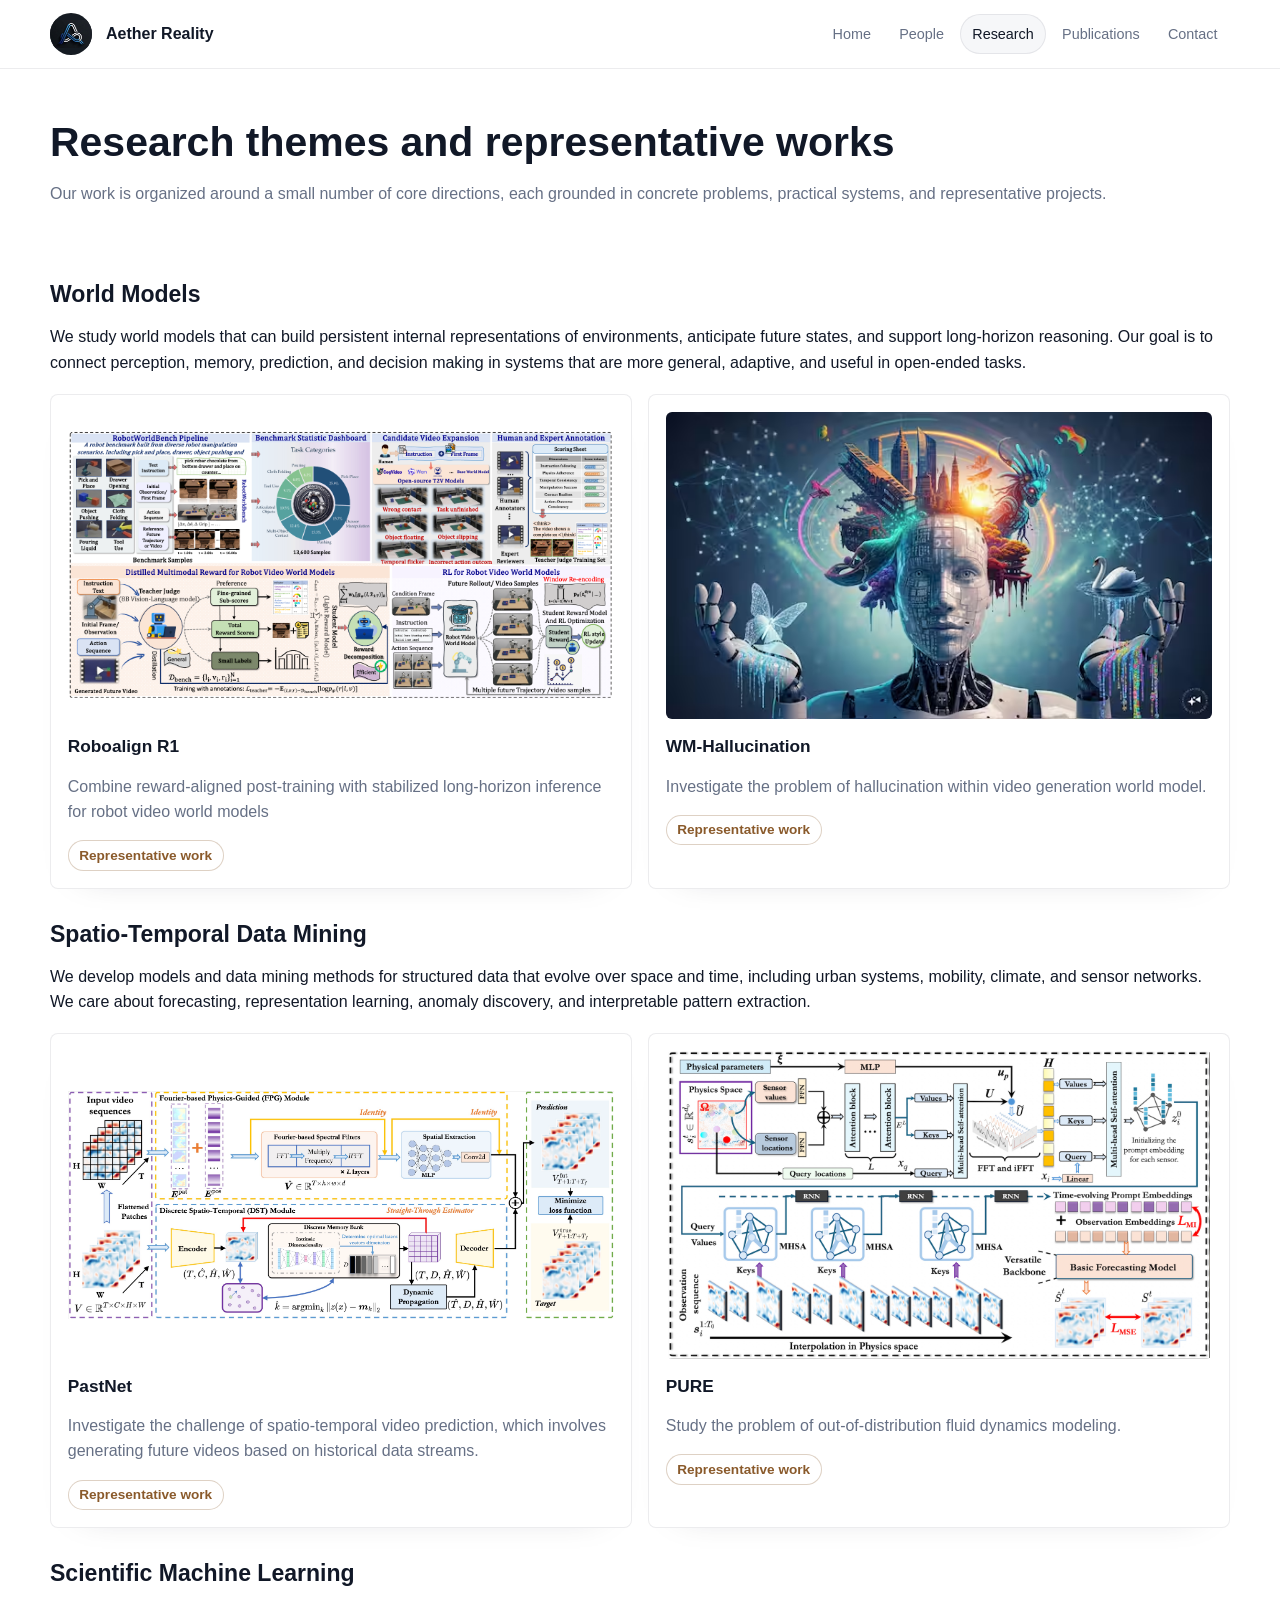
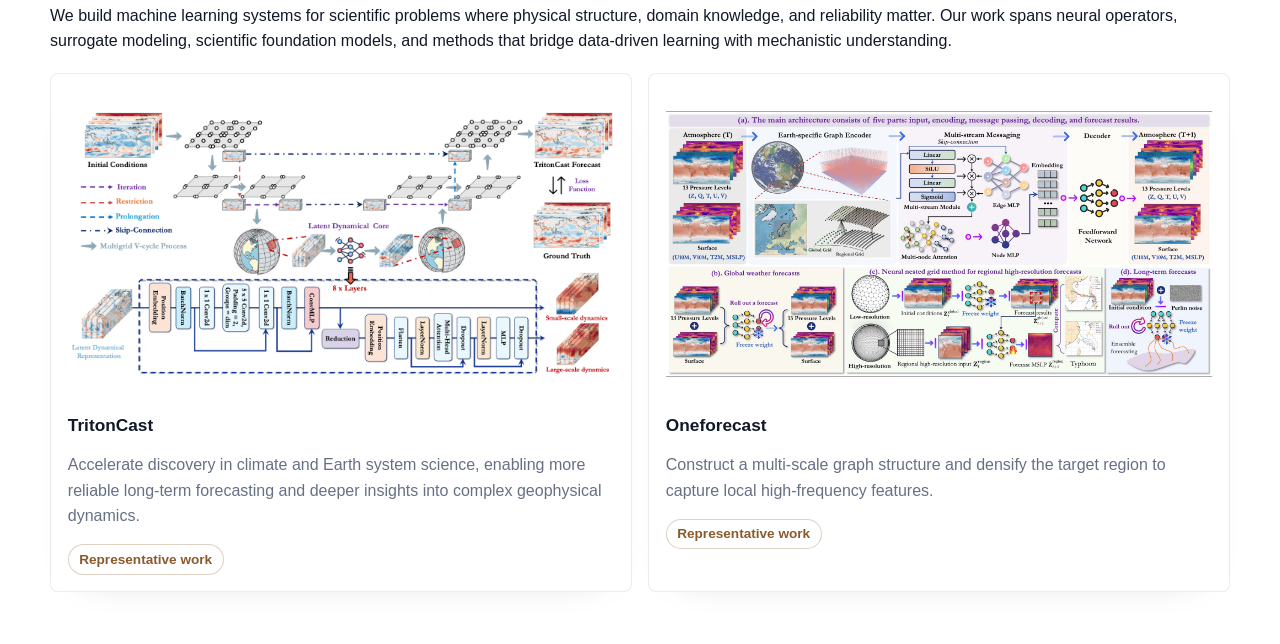
<file: research.html>
<!DOCTYPE html>
<html lang="en">
  <head>
    <meta charset="UTF-8" />
    <meta name="viewport" content="width=device-width, initial-scale=1.0" />
    <title>Research | Atlas Intelligence Lab</title>
    <link rel="stylesheet" href="assets/styles.css" />
  </head>
  <body>
    <header class="site-header">
      <div class="container nav-shell">
        <a class="brand" href="index.html">
          <img class="brand__logo" src="assets/aether-reality-logo.png" alt="Aether Reality logo" />
          <span class="brand__text">
            <strong>Aether Reality</strong>
          </span>
        </a>
        <nav class="site-nav" aria-label="Primary navigation">
          <a href="index.html">Home</a>
          <a href="people.html">People</a>
          <a href="research.html" aria-current="page">Research</a>
          <a href="publications.html">Publications</a>
          <a href="contact.html">Contact</a>
        </nav>
      </div>
    </header>

    <main class="subpage-main research-page">
      <section class="page-hero">
        <div class="container">
          <h1>Research themes and representative works</h1>
          <p class="page-hero__lead">
            Our work is organized around a small number of core directions, each grounded
            in concrete problems, practical systems, and representative projects.
          </p>
        </div>
      </section>
    
      <section class="section">
        <div class="container">
          <div class="research-block">
            <div class="research-block__intro">
              <h2>World Models</h2>
              <p>
                We study world models that can build persistent internal representations of
                environments, anticipate future states, and support long-horizon reasoning.
                Our goal is to connect perception, memory, prediction, and decision making
                in systems that are more general, adaptive, and useful in open-ended tasks.
              </p>
            </div>
            <div class="project-grid">
              <article class="project-card">
                <div class="project-card__visual">
                  <img src="assets/research/roboalignr1.png" alt="Illustration for multimodal predictive world models" />
                </div>
                <h3>Roboalign R1</h3>
                <p>
                  Combine reward-aligned post-training with stabilized long-horizon inference for robot video world models
                </p>
                <span class="placeholder-link">Representative work</span>
              </article>
              <article class="project-card">
                <div class="project-card__visual">
                  <img src="assets/research/hallucination.png" alt="Illustration for simulation-driven planning with world models" />
                </div>
                <h3>WM-Hallucination</h3>
                <p>
                  Investigate the problem of hallucination within video generation world model.
                </p>
                <span class="placeholder-link">Representative work</span>
              </article>
            </div>
          </div>
    
          <div class="research-block">
            <div class="research-block__intro">
              <h2>Spatio-Temporal Data Mining</h2>
              <p>
                We develop models and data mining methods for structured data that evolve
                over space and time, including urban systems, mobility, climate, and sensor
                networks. We care about forecasting, representation learning, anomaly
                discovery, and interpretable pattern extraction.
              </p>
            </div>
            <div class="project-grid">
              <article class="project-card">
                <div class="project-card__visual">
                  <img src="assets/research/pastnet.png" alt="Illustration for urban mobility forecasting and graph learning" />
                </div>
                <h3>PastNet</h3>
                <p>
                  Investigate the challenge of spatio-temporal video prediction, which involves generating future videos based on historical data streams.
                </p>
                <span class="placeholder-link">Representative work</span>
              </article>
              <article class="project-card">
                <div class="project-card__visual">
                  <img src="assets/research/pure.png" alt="Illustration for event mining in spatio-temporal systems" />
                </div>
                <h3>PURE</h3>
                <p>
                Study the problem of out-of-distribution fluid dynamics modeling. 
                </p>
                <span class="placeholder-link">Representative work</span>
              </article>
            </div>
          </div>
    
          <div class="research-block">
            <div class="research-block__intro">
              <h2>Scientific Machine Learning</h2>
              <p>
                We build machine learning systems for scientific problems where physical
                structure, domain knowledge, and reliability matter. Our work spans neural
                operators, surrogate modeling, scientific foundation models, and methods
                that bridge data-driven learning with mechanistic understanding.
              </p>
            </div>
            <div class="project-grid">
              <article class="project-card">
                <div class="project-card__visual">
                  <img src="assets/research/triton.png" alt="Illustration for physics-informed operators and simulation learning" />
                </div>
                <h3>TritonCast</h3>
                <p>
                  Accelerate discovery in climate and Earth system science, enabling more reliable long-term forecasting and deeper insights into complex geophysical dynamics.
                </p>
                <span class="placeholder-link">Representative work</span>
              </article>
              <article class="project-card">
                <div class="project-card__visual">
                  <img src="assets/research/oneforecast.png" alt="Illustration for scientific foundation models in weather and climate" />
                </div>
                <h3>Oneforecast</h3>
                <p>
                  Construct a multi-scale graph structure and densify the target region to capture local high-frequency features.
                </p>
                <span class="placeholder-link">Representative work</span>
              </article>
            </div>
          </div>
        </div>
      </section>
    </main>
  </body>
</html>
</file>
<file: assets/styles.css>
:root {
  --bg: #ffffff;
  --surface: #ffffff;
  --surface-strong: #f6f7f9;
  --surface-tint: #fafafa;
  --text: #111827;
  --muted: #667085;
  --line: rgba(17, 24, 39, 0.08);
  --accent: #8a5a2b;
  --accent-soft: #f0e8df;
  --deep: #172a33;
  --shadow: 0 14px 36px -34px rgba(17, 24, 39, 0.28);
  --radius-xl: 12px;
  --radius-lg: 8px;
  --radius-md: 6px;
  --content-width: 1180px;
}

*,
*::before,
*::after {
  box-sizing: border-box;
}

html {
  scroll-behavior: smooth;
}

body {
  margin: 0;
  background: var(--bg);
  color: var(--text);
  font-family: -apple-system, BlinkMacSystemFont, "Inter", "Segoe UI", sans-serif;
  font-size: 16px;
  line-height: 1.58;
}

img {
  max-width: 100%;
  display: block;
}

a {
  color: var(--accent);
  text-decoration: none;
}

a:hover,
a:focus {
  text-decoration: underline;
}

code {
  padding: 0.15rem 0.4rem;
  border-radius: 999px;
  background: rgba(32, 58, 67, 0.08);
  font-family: "SFMono-Regular", Consolas, monospace;
  font-size: 0.92em;
}

.container {
  width: min(calc(100% - 2rem), var(--content-width));
  margin: 0 auto;
}

.site-header {
  position: sticky;
  top: 0;
  z-index: 20;
  border-bottom: 1px solid var(--line);
  background: rgba(255, 255, 255, 0.92);
  backdrop-filter: blur(18px);
}

.nav-shell {
  display: flex;
  align-items: center;
  justify-content: space-between;
  gap: 1rem;
  min-height: 4.25rem;
}

.brand {
  display: inline-flex;
  align-items: center;
  gap: 0.85rem;
  color: inherit;
}

.brand:hover,
.brand:focus {
  text-decoration: none;
}

.brand__logo {
  display: block;
  width: 2.65rem;
  height: 2.65rem;
  border-radius: 50%;
  background: #151b22;
  object-fit: contain;
}

.brand__text {
  display: grid;
  gap: 0.05rem;
}

.brand__text strong,
h1,
h2,
h3 {
  font-family: -apple-system, BlinkMacSystemFont, "Inter", "Segoe UI", sans-serif;
  letter-spacing: 0;
}

.brand__text strong {
  font-size: 1rem;
}

.brand__text small {
  color: var(--muted);
  font-size: 0.82rem;
}

.site-nav {
  display: flex;
  flex-wrap: wrap;
  justify-content: flex-end;
  gap: 0.2rem;
}

.site-nav a {
  padding: 0.45rem 0.72rem;
  border: 1px solid transparent;
  border-radius: 999px;
  color: var(--muted);
  font-size: 0.9rem;
  font-weight: 500;
}

.site-nav a:hover,
.site-nav a:focus,
.site-nav a[aria-current="page"] {
  border-color: var(--line);
  background: var(--surface-strong);
  color: var(--text);
  text-decoration: none;
}

.hero,
.page-hero,
.section {
  padding: 3.2rem 0;
}

.hero__grid {
  display: grid;
  grid-template-columns: minmax(0, 1.35fr) minmax(320px, 0.8fr);
  gap: 2rem;
  align-items: start;
}

.eyebrow {
  margin: 0 0 0.7rem;
  color: var(--accent);
  font-size: 0.76rem;
  font-weight: 700;
  letter-spacing: 0;
  text-transform: uppercase;
}

h1 {
  margin: 0;
  max-width: 56rem;
  font-size: clamp(2rem, 3.2vw, 3rem);
  font-weight: 700;
  line-height: 1.08;
}

.research-page .page-hero h1 {
  max-width: none;
}

.research-page .page-hero__lead {
  max-width: none;
  white-space: nowrap;
}

.publications-page .page-hero__lead {
  max-width: none;
}

h2 {
  margin: 0;
  font-size: clamp(1.35rem, 1.8vw, 1.75rem);
  font-weight: 650;
  line-height: 1.18;
}

h3 {
  margin: 0 0 0.6rem;
  font-size: 1.08rem;
  font-weight: 650;
  line-height: 1.3;
}

.hero__lead,
.page-hero__lead,
.two-column-copy p,
.feature-card p,
.project-card p,
.publication-item p,
.publication-row p,
.info-card p,
.person-card p,
.timeline__item p {
  color: var(--muted);
}

.hero__lead,
.page-hero__lead {
  max-width: 50rem;
  margin: 1rem 0 0;
  font-size: 1rem;
  line-height: 1.7;
}

.hero__actions,
.cta-panel__actions {
  display: flex;
  flex-wrap: wrap;
  gap: 0.85rem;
  margin-top: 1.8rem;
}

.button {
  display: inline-flex;
  align-items: center;
  justify-content: center;
  min-height: 2.6rem;
  padding: 0.6rem 1rem;
  border-radius: 999px;
  border: 1px solid var(--line);
  font-weight: 700;
}

.button:hover,
.button:focus {
  text-decoration: none;
}

.button--primary {
  border-color: transparent;
  background: var(--deep);
  color: #fff;
  box-shadow: 0 16px 36px -28px rgba(17, 24, 39, 0.55);
}

.button--ghost {
  background: var(--surface);
  color: var(--text);
}

.hero__stats {
  display: grid;
  grid-template-columns: repeat(3, minmax(0, 1fr));
  gap: 0.9rem;
  margin: 1.5rem 0 0;
  padding: 0;
  list-style: none;
}

.hero__stats li,
.panel-card,
.feature-card,
.publication-item,
.mini-profile,
.person-card,
.project-card,
.info-card,
.publication-row,
.cta-panel {
  border: 1px solid var(--line);
  border-radius: var(--radius-lg);
  background: var(--surface);
  box-shadow: var(--shadow);
}

.hero__stats li {
  padding: 0.9rem 1rem;
}

.hero__stats strong {
  display: block;
  margin-bottom: 0.2rem;
  font-size: 1.35rem;
}

.hero__stats span {
  color: var(--muted);
  font-size: 0.95rem;
}

.hero__panel {
  display: grid;
  gap: 1rem;
}

.panel-card {
  padding: 1.4rem;
}

.panel-card--photo {
  min-height: 22rem;
  background: var(--deep);
  color: #f7fafc;
}

.panel-card--note {
  background: var(--surface-strong);
}

.panel-card__label {
  margin: 0 0 0.75rem;
  color: inherit;
  opacity: 0.8;
  font-size: 0.78rem;
  font-weight: 700;
  letter-spacing: 0;
  text-transform: uppercase;
}

.compact-list {
  margin: 0;
  padding-left: 1.1rem;
}

.compact-list li + li {
  margin-top: 0.45rem;
}

.section--tinted {
  background: var(--surface-tint);
}

.section-heading {
  margin-bottom: 1.5rem;
}

.section-heading--split {
  display: flex;
  align-items: end;
  justify-content: space-between;
  gap: 1rem;
}

.two-column-copy,
.home-split,
.callout-grid,
.contact-grid {
  display: grid;
  gap: 1.5rem;
}

.two-column-copy {
  grid-template-columns: repeat(2, minmax(0, 1fr));
}

.card-grid {
  display: grid;
  gap: 1.2rem;
}

.card-grid--three,
.people-grid,
.mini-team-grid,
.project-grid,
.contact-grid {
  grid-template-columns: repeat(3, minmax(0, 1fr));
}

.feature-card,
.mini-profile,
.person-card,
.project-card,
.info-card,
.publication-item,
.publication-row {
  padding: 1.05rem;
}

.feature-card__tag,
.publication-item__meta,
.person-card__role,
.publication-row__year {
  display: inline-block;
  margin-bottom: 0.75rem;
  color: var(--accent);
  font-size: 0.76rem;
  font-weight: 700;
  letter-spacing: 0;
  text-transform: uppercase;
}

.home-split {
  grid-template-columns: 1.05fr 0.95fr;
}

.timeline {
  display: grid;
  gap: 1rem;
}

.timeline__item {
  position: relative;
  padding-left: 1.2rem;
}

.timeline__item::before {
  content: "";
  position: absolute;
  left: 0;
  top: 0.55rem;
  width: 0.5rem;
  height: 0.5rem;
  border-radius: 50%;
  background: var(--accent);
}

.timeline__date {
  display: block;
  margin-bottom: 0.3rem;
  color: var(--text);
  font-weight: 700;
}

.mini-team-grid {
  display: grid;
  gap: 1rem;
}

.avatar-circle {
  display: inline-flex;
  align-items: center;
  justify-content: center;
  width: 3.6rem;
  height: 3.6rem;
  border-radius: 50%;
  background: var(--deep);
  color: #fff;
  font-weight: 700;
  letter-spacing: 0;
}

.avatar-circle--large {
  width: 5rem;
  height: 5rem;
  font-size: 1.1rem;
}

.avatar-photo {
  display: block;
  width: 3.6rem;
  height: 3.6rem;
  border: 1px solid var(--line);
  border-radius: 50%;
  background: var(--surface-strong);
  object-fit: cover;
}

.avatar-photo--large {
  width: 5rem;
  height: 5rem;
}

.mini-profile h3,
.person-card h3,
.publication-item h3,
.project-card h3 {
  margin-top: 0.7rem;
}

.text-link {
  display: inline-block;
  margin-top: 1rem;
  font-weight: 700;
}

.publication-list,
.simple-list {
  display: grid;
  gap: 1rem;
}

.publication-item__links,
.person-card__links {
  display: flex;
  flex-wrap: wrap;
  gap: 0.75rem;
  margin-top: 0.9rem;
}

.placeholder-link {
  display: inline-flex;
  align-items: center;
  min-height: 1.85rem;
  padding: 0.22rem 0.65rem;
  border: 1px solid rgba(138, 90, 43, 0.28);
  border-radius: 999px;
  color: var(--accent);
  font-size: 0.85rem;
  font-weight: 700;
  background: #fff;
}

.placeholder-link--disabled {
  color: var(--muted);
  border-color: rgba(100, 112, 125, 0.24);
  background: rgba(100, 112, 125, 0.06);
  cursor: default;
}

.cta-panel {
  display: flex;
  align-items: center;
  justify-content: space-between;
  gap: 1.5rem;
  padding: 1.6rem;
}

.site-footer {
  padding: 2rem 0 2.8rem;
  border-top: 1px solid var(--line);
}

.footer-grid {
  display: flex;
  align-items: center;
  justify-content: space-between;
  gap: 1rem;
  color: var(--muted);
}

.subpage-main {
  min-height: calc(100vh - 12rem);
}

.page-hero {
  padding-bottom: 1.4rem;
}

.people-grid {
  display: grid;
  gap: 1rem;
}

.people-grid--lead {
  grid-template-columns: 1fr;
}

.person-card--lead {
  display: grid;
  grid-template-columns: auto 1fr;
  gap: 1.2rem;
  align-items: start;
}

.research-block + .research-block,
.year-block + .year-block {
  margin-top: 2rem;
}

.research-block__intro {
  max-width: 100%;
  margin-bottom: 1.2rem;
}

.project-grid {
  display: grid;
  gap: 1rem;
  grid-template-columns: repeat(2, minmax(0, 1fr));
}

.project-card__visual {
  aspect-ratio: 16 / 9;
  height: auto;
  margin-bottom: 1rem;
  overflow: hidden;
  border-radius: var(--radius-md);
  background: #fff;
}

.project-card__visual img {
  width: 100%;
  height: 100%;
  object-fit: contain;
  object-position: center;
}

.year-block h2 {
  margin-bottom: 0.85rem;
}

.publication-row {
  display: grid;
  grid-template-columns: minmax(12rem, 15rem) minmax(0, 1fr);
  gap: 1.65rem;
  align-items: start;
}

.publication-row__year {
  display: block;
  width: 100%;
  margin-bottom: 0;
}

.publication-row__media {
  display: grid;
  gap: 0.55rem;
  align-content: start;
}

.publication-thumb {
  display: flex;
  align-items: center;
  justify-content: center;
  width: 100%;
  aspect-ratio: 16 / 9;
  overflow: hidden;
  border-radius: var(--radius-md);
  background: #fff;
}

.publication-thumb img {
  width: 100%;
  height: 100%;
  object-fit: contain;
  object-position: center;
}

.callout-grid {
  grid-template-columns: repeat(2, minmax(0, 1fr));
}

@media (max-width: 980px) {
  .hero__grid,
  .two-column-copy,
  .home-split,
  .callout-grid,
  .contact-grid,
  .card-grid--three,
  .people-grid,
  .mini-team-grid,
  .hero__stats {
    grid-template-columns: 1fr;
  }

  .project-grid {
    grid-template-columns: 1fr;
  }

  .cta-panel,
  .footer-grid,
  .section-heading--split,
  .nav-shell,
  .person-card--lead,
  .publication-row {
    display: block;
  }

  .site-nav {
    margin-top: 0.7rem;
    justify-content: flex-start;
  }

  .hero,
  .page-hero,
  .section {
    padding: 2.6rem 0;
  }

  .publication-row__media {
    max-width: 15rem;
    margin-bottom: 0.9rem;
  }

  .research-page .page-hero__lead {
    white-space: normal;
  }
}

@media (max-width: 640px) {
  .container {
    width: min(calc(100% - 1.2rem), var(--content-width));
  }

  h1 {
    font-size: 2rem;
  }

  h2 {
    font-size: 1.42rem;
  }

  h3 {
    font-size: 1.02rem;
  }

  .brand__text small {
    display: none;
  }

  .panel-card--photo {
    min-height: 16rem;
  }
}
</file>
